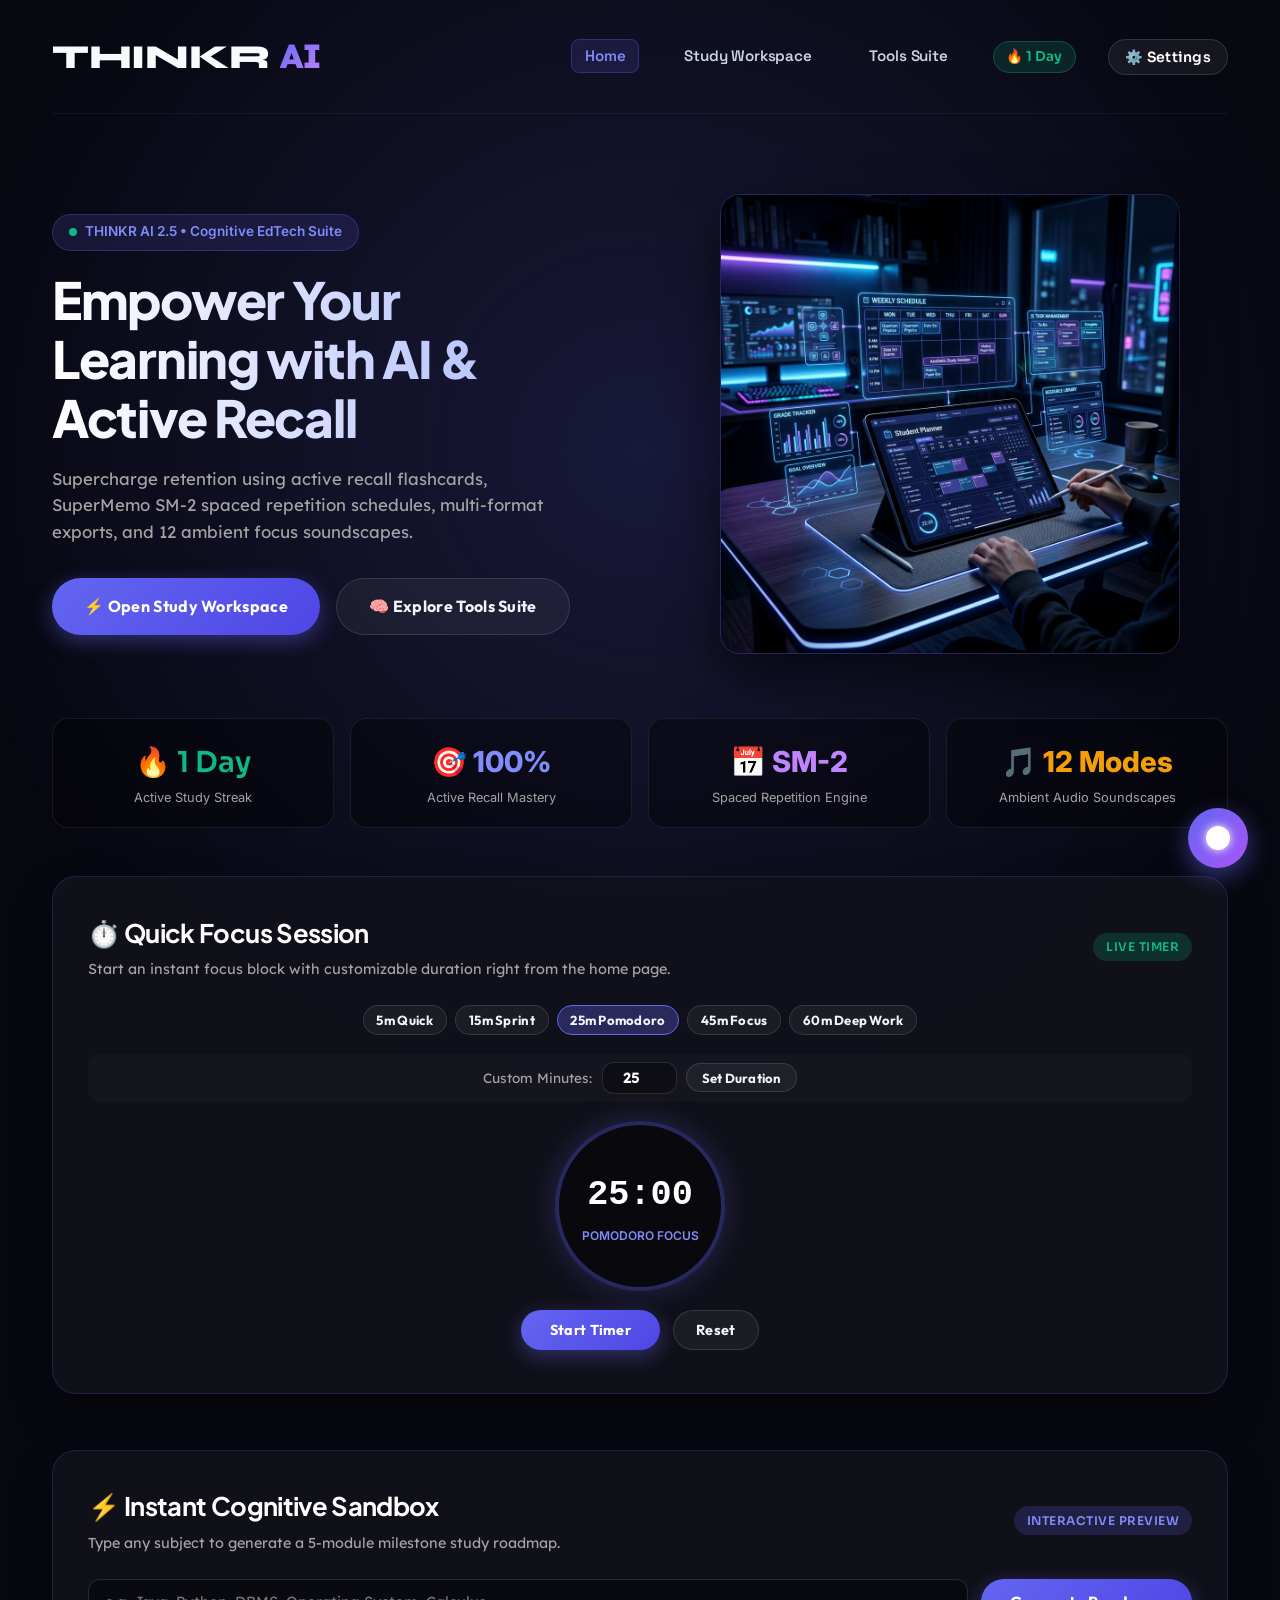
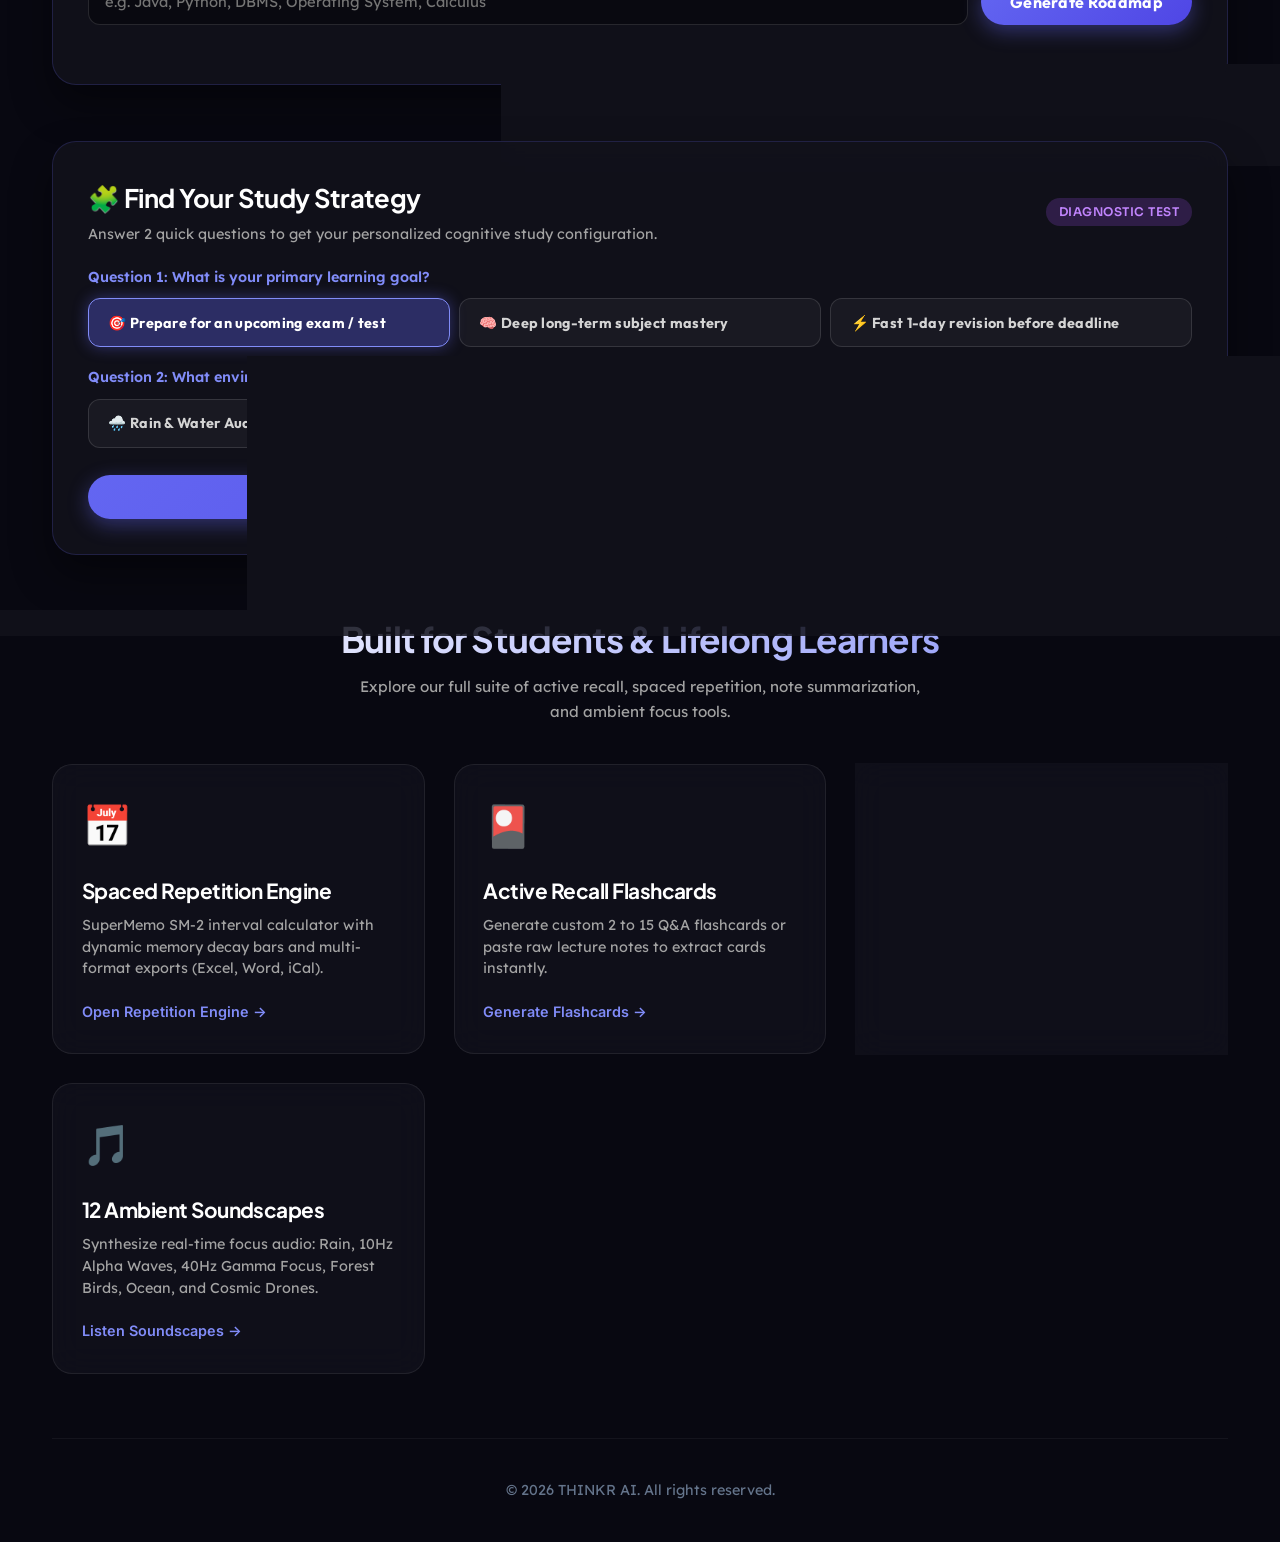
<file: templates/index.html>
<!DOCTYPE html>
<html lang="en">
<head>
    <meta charset="UTF-8">
    <meta name="viewport" content="width=device-width, initial-scale=1.0">
    <title>THINKR AI - Professional Cognitive Learning & Focus Platform</title>
    <meta name="description" content="THINKR AI: Next-generation cognitive study planner, active recall flashcards, SuperMemo SM-2 spaced repetition engine, and ambient focus soundscapes.">
    <link href="https://fonts.googleapis.com/css2?family=Inter:wght@300;400;600;700;800&display=swap" rel="stylesheet">
    <link rel="stylesheet" href="/static/style.css">
    <style>
        @keyframes floatHero {
            0% { transform: translateY(0px); }
            50% { transform: translateY(-10px); }
            100% { transform: translateY(0px); }
        }

        @keyframes pulseRing {
            0% { transform: scale(0.95); opacity: 0.8; }
            50% { transform: scale(1.05); opacity: 1; }
            100% { transform: scale(0.95); opacity: 0.8; }
        }

        .hero-floating-card {
            animation: floatHero 5s ease-in-out infinite;
        }

        .home-section-card {
            background: rgba(18, 18, 28, 0.85);
            backdrop-filter: blur(16px);
            border: 1px solid rgba(99, 102, 241, 0.2);
            border-radius: 24px;
            padding: 2.2rem;
            margin-bottom: 3.5rem;
            position: relative;
            overflow: hidden;
            box-shadow: 0 20px 40px rgba(0, 0, 0, 0.4);
        }

        .quiz-option-btn {
            background: rgba(255, 255, 255, 0.04);
            border: 1px solid rgba(255, 255, 255, 0.12);
            border-radius: 12px;
            padding: 0.9rem 1.2rem;
            color: #d4d4d4;
            text-align: left;
            cursor: pointer;
            transition: all 0.25s ease;
            font-size: 0.9rem;
            width: 100%;
        }

        .quiz-option-btn:hover {
            background: rgba(99, 102, 241, 0.15);
            border-color: rgba(99, 102, 241, 0.5);
            color: #ffffff;
        }

        .quiz-option-btn.active-quiz {
            background: rgba(99, 102, 241, 0.35) !important;
            border-color: #818cf8 !important;
            color: #ffffff !important;
            box-shadow: 0 0 15px rgba(99, 102, 241, 0.4);
            font-weight: 700;
        }

        .home-timer-circle {
            width: 170px;
            height: 170px;
            border-radius: 50%;
            border: 4px solid rgba(99, 102, 241, 0.35);
            display: flex;
            flex-direction: column;
            align-items: center;
            justify-content: center;
            margin: 0 auto 1.2rem;
            background: rgba(0, 0, 0, 0.45);
            box-shadow: 0 0 30px rgba(99, 102, 241, 0.25);
            animation: pulseRing 4s infinite ease-in-out;
        }

        .feature-grid-home {
            display: grid;
            grid-template-columns: repeat(auto-fit, minmax(280px, 1fr));
            gap: 1.8rem;
            margin-top: 2rem;
        }

        .home-card {
            background: rgba(18, 18, 28, 0.75);
            backdrop-filter: blur(16px);
            border: 1px solid rgba(255, 255, 255, 0.08);
            border-radius: 20px;
            padding: 1.8rem;
            transition: all 0.35s cubic-bezier(0.4, 0, 0.2, 1);
        }

        .home-card:hover {
            transform: translateY(-8px);
            border-color: rgba(99, 102, 241, 0.4);
            box-shadow: 0 15px 35px rgba(0, 0, 0, 0.4), 0 0 20px rgba(99, 102, 241, 0.15);
        }
    </style>
</head>
<body>
    <div class="glow-bg"></div>
    <div class="container">
        <header>
            <h1 class="logo"><a href="index.html" style="color: inherit; text-decoration: none;">THINKR <span class="accent">AI</span></a></h1>
            <nav>
                <ul>
                    <li><a href="index.html">Home</a></li>
                    <li><a href="study-plan.html">Study Workspace</a></li>
                    <li><a href="tools.html">Tools Suite</a></li>
                    <li><span class="streak-badge-display" style="padding: 0.4rem 0.8rem; background: rgba(16, 185, 129, 0.15); border: 1px solid rgba(16, 185, 129, 0.3); border-radius: 20px; color: #10b981; font-size: 0.85rem; font-weight: 700;">🔥 1 Day</span></li>
                    <li><button id="settingsBtn" class="settings-nav-btn" title="API Key & Settings">⚙️ Settings</button></li>
                </ul>
            </nav>
        </header>

        <main>
            <!-- Hero Section -->
            <section class="hero" style="padding: 2.5rem 0; align-items: center;">
                <div class="hero-content">
                    <div style="display: inline-flex; align-items: center; gap: 0.5rem; padding: 0.4rem 1rem; background: rgba(99, 102, 241, 0.15); border: 1px solid rgba(99, 102, 241, 0.3); border-radius: 30px; font-size: 0.85rem; color: #818cf8; margin-bottom: 1.2rem; font-weight: 600;">
                        <span style="width: 8px; height: 8px; background: #10b981; border-radius: 50%; display: inline-block;"></span>
                        THINKR AI 2.5 • Cognitive EdTech Suite
                    </div>
                    <h2 style="font-size: 3.2rem; line-height: 1.15; margin-bottom: 1.2rem; background: linear-gradient(to right, #ffffff, #a5b4fc); -webkit-background-clip: text; -webkit-text-fill-color: transparent;">
                        Empower Your Learning with AI & Active Recall
                    </h2>
                    <p style="font-size: 1.05rem; color: #a3a3a3; margin-bottom: 2rem; max-width: 520px; line-height: 1.6;">
                        Supercharge retention using active recall flashcards, SuperMemo SM-2 spaced repetition schedules, multi-format exports, and 12 ambient focus soundscapes.
                    </p>
                    <div style="display: flex; gap: 1rem; flex-wrap: wrap;">
                        <a href="study-plan.html" class="cta-button" style="padding: 0.9rem 2rem; font-size: 1rem; text-decoration: none; display: inline-flex; align-items: center;">⚡ Open Study Workspace</a>
                        <a href="tools.html" class="secondary-btn" style="padding: 0.9rem 2rem; font-size: 1rem; text-decoration: none; display: inline-flex; align-items: center;">🧠 Explore Tools Suite</a>
                    </div>
                </div>

                <div class="interactive-element hero-floating-card" id="aiVisualizer" style="position: relative;">
                    <div class="orb" style="position: absolute; top: 50%; left: 50%; transform: translate(-50%, -50%); z-index: 1;"></div>
                    <img src="/static/images/hero.png" alt="THINKR Workspace" style="width: 100%; max-width: 460px; border-radius: 20px; box-shadow: 0 20px 50px rgba(0,0,0,0.6); border: 1px solid rgba(99,102,241,0.25); z-index: 2; position: relative;">
                </div>
            </section>

            <!-- Student Gamified Progress Ribbon -->
            <div style="display: grid; grid-template-columns: repeat(auto-fit, minmax(200px, 1fr)); gap: 1rem; margin: 1.5rem 0 3rem;">
                <div style="text-align: center; padding: 1.2rem; background: rgba(0, 0, 0, 0.35); border: 1px solid rgba(255, 255, 255, 0.08); border-radius: 16px;">
                    <div class="streak-badge-display" style="font-size: 1.8rem; font-weight: 800; color: #10b981;">🔥 1 Day</div>
                    <div style="font-size: 0.8rem; color: #a3a3a3; margin-top: 0.2rem;">Active Study Streak</div>
                </div>
                <div style="text-align: center; padding: 1.2rem; background: rgba(0, 0, 0, 0.35); border: 1px solid rgba(255, 255, 255, 0.08); border-radius: 16px;">
                    <div style="font-size: 1.8rem; font-weight: 800; color: #818cf8;">🎯 100%</div>
                    <div style="font-size: 0.8rem; color: #a3a3a3; margin-top: 0.2rem;">Active Recall Mastery</div>
                </div>
                <div style="text-align: center; padding: 1.2rem; background: rgba(0, 0, 0, 0.35); border: 1px solid rgba(255, 255, 255, 0.08); border-radius: 16px;">
                    <div style="font-size: 1.8rem; font-weight: 800; color: #c084fc;">📅 SM-2</div>
                    <div style="font-size: 0.8rem; color: #a3a3a3; margin-top: 0.2rem;">Spaced Repetition Engine</div>
                </div>
                <div style="text-align: center; padding: 1.2rem; background: rgba(0, 0, 0, 0.35); border: 1px solid rgba(255, 255, 255, 0.08); border-radius: 16px;">
                    <div style="font-size: 1.8rem; font-weight: 800; color: #f59e0b;">🎵 12 Modes</div>
                    <div style="font-size: 0.8rem; color: #a3a3a3; margin-top: 0.2rem;">Ambient Audio Soundscapes</div>
                </div>
            </div>

            <!-- MODULE 1: Live Home Pomodoro Focus Widget -->
            <section class="home-section-card">
                <div style="display: flex; justify-content: space-between; align-items: center; margin-bottom: 1.5rem; flex-wrap: wrap; gap: 1rem;">
                    <div>
                        <h3 style="font-size: 1.6rem; color: #fff; margin-bottom: 0.3rem;">⏱️ Quick Focus Session</h3>
                        <p style="color: #a3a3a3; font-size: 0.9rem;">Start an instant focus block with customizable duration right from the home page.</p>
                    </div>
                    <span class="badge" style="background: rgba(16, 185, 129, 0.2); color: #10b981;">Live Timer</span>
                </div>

                <!-- Duration Preset Toolbar -->
                <div style="display: flex; gap: 0.5rem; margin-bottom: 1.2rem; flex-wrap: wrap; justify-content: center;">
                    <button class="home-preset-btn secondary-btn" data-mins="5" style="padding: 0.35rem 0.8rem; font-size: 0.82rem;">5m Quick</button>
                    <button class="home-preset-btn secondary-btn" data-mins="15" style="padding: 0.35rem 0.8rem; font-size: 0.82rem;">15m Sprint</button>
                    <button class="home-preset-btn secondary-btn active-preset" data-mins="25" style="padding: 0.35rem 0.8rem; font-size: 0.82rem; background: rgba(99,102,241,0.3); border-color: #6366f1;">25m Pomodoro</button>
                    <button class="home-preset-btn secondary-btn" data-mins="45" style="padding: 0.35rem 0.8rem; font-size: 0.82rem;">45m Focus</button>
                    <button class="home-preset-btn secondary-btn" data-mins="60" style="padding: 0.35rem 0.8rem; font-size: 0.82rem;">60m Deep Work</button>
                </div>

                <!-- Custom Duration Row -->
                <div style="display: flex; align-items: center; justify-content: center; gap: 0.6rem; margin-bottom: 1.2rem; flex-wrap: wrap; background: rgba(255,255,255,0.02); padding: 0.5rem 1rem; border-radius: 12px;">
                    <label for="homeCustomMinsInput" style="font-size: 0.85rem; color: #a3a3a3;">Custom Minutes:</label>
                    <input type="number" id="homeCustomMinsInput" min="1" max="180" value="25" style="width: 75px; padding: 0.35rem; text-align: center; font-weight: 700;" class="form-select">
                    <button id="setHomeCustomMinsBtn" class="secondary-btn" style="padding: 0.35rem 0.9rem; font-size: 0.82rem;">Set Duration</button>
                </div>

                <div style="display: flex; flex-direction: column; align-items: center;">
                    <div class="home-timer-circle">
                        <div id="homeTimerDigits" style="font-size: 2.2rem; font-weight: 800; color: #ffffff; font-family: monospace;">25:00</div>
                        <div id="homeTimerLabel" style="font-size: 0.75rem; color: #818cf8; text-transform: uppercase; font-weight: 600; margin-top: 0.2rem;">Pomodoro Focus</div>
                    </div>

                    <div style="display: flex; gap: 0.8rem; justify-content: center; flex-wrap: wrap; margin-bottom: 0.5rem;">
                        <button id="homeTimerStartBtn" class="cta-button" style="padding: 0.6rem 1.8rem; font-size: 0.9rem;">Start Timer</button>
                        <button id="homeTimerResetBtn" class="secondary-btn" style="padding: 0.6rem 1.4rem; font-size: 0.9rem;">Reset</button>
                    </div>
                </div>
            </section>

            <!-- MODULE 2: Instant Subject Pathway Sandbox -->
            <section class="home-section-card">
                <div style="display: flex; justify-content: space-between; align-items: center; margin-bottom: 1.5rem; flex-wrap: wrap; gap: 1rem;">
                    <div>
                        <h3 style="font-size: 1.6rem; color: #fff; margin-bottom: 0.3rem;">⚡ Instant Cognitive Sandbox</h3>
                        <p style="color: #a3a3a3; font-size: 0.9rem;">Type any subject to generate a 5-module milestone study roadmap.</p>
                    </div>
                    <span class="badge" style="background: rgba(99, 102, 241, 0.2); color: #818cf8;">Interactive Preview</span>
                </div>

                <div style="display: flex; gap: 0.8rem; margin-bottom: 1.5rem; flex-wrap: wrap;">
                    <input type="text" id="demoTopicInput" class="form-select" style="flex: 2; min-width: 200px;" placeholder="e.g. Java, Python, DBMS, Operating System, Calculus">
                    <button id="demoGenerateBtn" class="cta-button" style="padding: 0.8rem 1.8rem;">Generate Roadmap</button>
                </div>

                <div id="demoOutputArea" style="display: none; background: rgba(0,0,0,0.4); border: 1px solid rgba(255,255,255,0.08); border-radius: 14px; padding: 1.5rem;">
                    <!-- Sandbox Output -->
                </div>
            </section>

            <!-- MODULE 3: Student Cognitive Diagnostic Quiz -->
            <section class="home-section-card">
                <div style="display: flex; justify-content: space-between; align-items: center; margin-bottom: 1.2rem; flex-wrap: wrap; gap: 1rem;">
                    <div>
                        <h3 style="font-size: 1.6rem; color: #fff; margin-bottom: 0.3rem;">🧩 Find Your Study Strategy</h3>
                        <p style="color: #a3a3a3; font-size: 0.9rem;">Answer 2 quick questions to get your personalized cognitive study configuration.</p>
                    </div>
                    <span class="badge" style="background: rgba(168, 85, 247, 0.2); color: #c084fc;">Diagnostic Test</span>
                </div>

                <div id="quizContainer">
                    <div style="margin-bottom: 1.2rem;">
                        <label style="font-size: 0.9rem; color: #818cf8; display: block; margin-bottom: 0.6rem; font-weight: 600;">Question 1: What is your primary learning goal?</label>
                        <div style="display: grid; grid-template-columns: repeat(auto-fit, minmax(240px, 1fr)); gap: 0.6rem;">
                            <button class="quiz-option-btn q1-btn active-quiz" data-val="exam">🎯 Prepare for an upcoming exam / test</button>
                            <button class="quiz-option-btn q1-btn" data-val="mastery">🧠 Deep long-term subject mastery</button>
                            <button class="quiz-option-btn q1-btn" data-val="quick">⚡ Fast 1-day revision before deadline</button>
                        </div>
                    </div>

                    <div style="margin-bottom: 1.2rem;">
                        <label style="font-size: 0.9rem; color: #818cf8; display: block; margin-bottom: 0.6rem; font-weight: 600;">Question 2: What environment helps you focus best?</label>
                        <div style="display: grid; grid-template-columns: repeat(auto-fit, minmax(240px, 1fr)); gap: 0.6rem;">
                            <button class="quiz-option-btn q2-btn" data-val="rain">🌧️ Rain & Water Audio Ambience</button>
                            <button class="quiz-option-btn q2-btn active-quiz" data-val="alpha">🎧 10Hz Alpha Waves Binaural Beats</button>
                            <button class="quiz-option-btn q2-btn" data-val="brown">🟤 Deep Brown Noise Focus</button>
                        </div>
                    </div>

                    <button id="submitQuizBtn" class="cta-button" style="width: 100%; padding: 0.75rem; margin-top: 0.5rem;">Calculate Optimal Strategy</button>
                </div>

                <div id="quizResultArea" style="display: none; margin-top: 1.5rem; background: rgba(0,0,0,0.4); border: 1px solid rgba(99,102,241,0.3); padding: 1.2rem; border-radius: 14px;">
                    <!-- Quiz Result -->
                </div>
            </section>

            <!-- Feature Showcase Cards Grid -->
            <section>
                <div style="text-align: center; margin-bottom: 2.5rem;">
                    <h3 style="font-size: 2.2rem; background: linear-gradient(to right, #fff, #818cf8); -webkit-background-clip: text; -webkit-text-fill-color: transparent;">
                        Built for Students & Lifelong Learners
                    </h3>
                    <p style="color: #a3a3a3; max-width: 580px; margin: 0.5rem auto 0; font-size: 0.95rem;">
                        Explore our full suite of active recall, spaced repetition, note summarization, and ambient focus tools.
                    </p>
                </div>

                <div class="feature-grid-home">
                    <div class="home-card">
                        <div style="font-size: 2.5rem; margin-bottom: 1rem;">📅</div>
                        <h4 style="font-size: 1.3rem; margin-bottom: 0.5rem; color: #fff;">Spaced Repetition Engine</h4>
                        <p style="color: #a3a3a3; font-size: 0.9rem; line-height: 1.5; margin-bottom: 1.2rem;">
                            SuperMemo SM-2 interval calculator with dynamic memory decay bars and multi-format exports (Excel, Word, iCal).
                        </p>
                        <a href="study-plan.html#spacedRepetitionCard" style="color: #818cf8; text-decoration: none; font-size: 0.9rem; font-weight: 600; display: inline-flex; align-items: center;">
                            Open Repetition Engine →
                        </a>
                    </div>

                    <div class="home-card">
                        <div style="font-size: 2.5rem; margin-bottom: 1rem;">🎴</div>
                        <h4 style="font-size: 1.3rem; margin-bottom: 0.5rem; color: #fff;">Active Recall Flashcards</h4>
                        <p style="color: #a3a3a3; font-size: 0.9rem; line-height: 1.5; margin-bottom: 1.2rem;">
                            Generate custom 2 to 15 Q&A flashcards or paste raw lecture notes to extract cards instantly.
                        </p>
                        <a href="tools.html#flashcardCard" style="color: #818cf8; text-decoration: none; font-size: 0.9rem; font-weight: 600; display: inline-flex; align-items: center;">
                            Generate Flashcards →
                        </a>
                    </div>

                    <div class="home-card">
                        <div style="font-size: 2.5rem; margin-bottom: 1rem;">📄</div>
                        <h4 style="font-size: 1.3rem; margin-bottom: 0.5rem; color: #fff;">Smart Note Summarizer</h4>
                        <p style="color: #a3a3a3; font-size: 0.9rem; line-height: 1.5; margin-bottom: 1.2rem;">
                            Extract key takeaways, executive summaries, mind-maps, or quiz questions from long textbook notes.
                        </p>
                        <a href="tools.html#summarizerCard" style="color: #818cf8; text-decoration: none; font-size: 0.9rem; font-weight: 600; display: inline-flex; align-items: center;">
                            Summarize Notes →
                        </a>
                    </div>

                    <div class="home-card">
                        <div style="font-size: 2.5rem; margin-bottom: 1rem;">🎵</div>
                        <h4 style="font-size: 1.3rem; margin-bottom: 0.5rem; color: #fff;">12 Ambient Soundscapes</h4>
                        <p style="color: #a3a3a3; font-size: 0.9rem; line-height: 1.5; margin-bottom: 1.2rem;">
                            Synthesize real-time focus audio: Rain, 10Hz Alpha Waves, 40Hz Gamma Focus, Forest Birds, Ocean, and Cosmic Drones.
                        </p>
                        <a href="tools.html#soundscapesCard" style="color: #818cf8; text-decoration: none; font-size: 0.9rem; font-weight: 600; display: inline-flex; align-items: center;">
                            Listen Soundscapes →
                        </a>
                    </div>
                </div>
            </section>
        </main>

        <footer>
            <p>&copy; 2026 THINKR AI. All rights reserved.</p>
        </footer>
    </div>

    <!-- Settings Modal -->
    <div id="settingsModal" class="modal-overlay">
        <div class="modal-card">
            <div class="modal-header">
                <h3>⚙️ THINKR Settings & API Key</h3>
                <button id="closeSettingsBtn" class="close-btn">&times;</button>
            </div>
            <div style="padding: 1.5rem;">
                <p style="font-size: 0.9rem; color: #a3a3a3; margin-bottom: 1rem;">
                    Configure your <strong>Google Gemini API Key</strong> to unlock live generative AI reasoning across the Chatbot, Note Summarizer, and Feynman Assistant.
                </p>
                <div class="form-group">
                    <label for="geminiApiKeyInput">Google Gemini API Key</label>
                    <input type="password" id="geminiApiKeyInput" placeholder="AIzaSy..." style="font-family: monospace;">
                </div>
                <div id="apiKeyStatus" style="font-size: 0.8rem; margin-bottom: 1.2rem;">Checking status...</div>

                <div style="display: flex; gap: 0.5rem; justify-content: flex-end; margin-top: 1rem;">
                    <button id="saveSettingsBtn" class="cta-button" style="padding: 0.6rem 1.5rem; font-size: 0.9rem;">Save Settings</button>
                </div>
            </div>
        </div>
    </div>

    <script src="/static/script.js"></script>
    <script>
        document.addEventListener('DOMContentLoaded', () => {
            // 1. Home Page Live Focus Timer Handler
            let homeTimerSecs = 25 * 60;
            let homeTimerInterval = null;
            const timerDigits = document.getElementById('homeTimerDigits');
            const timerLabel = document.getElementById('homeTimerLabel');
            const startBtn = document.getElementById('homeTimerStartBtn');
            const resetBtn = document.getElementById('homeTimerResetBtn');
            const customInput = document.getElementById('homeCustomMinsInput');
            const setCustomBtn = document.getElementById('setHomeCustomMinsBtn');

            function updateHomeDigits() {
                const mins = Math.floor(homeTimerSecs / 60);
                const secs = homeTimerSecs % 60;
                if (timerDigits) {
                    timerDigits.textContent = `${String(mins).padStart(2, '0')}:${String(secs).padStart(2, '0')}`;
                }
            }

            // Preset Duration Buttons
            document.querySelectorAll('.home-preset-btn').forEach(btn => {
                btn.addEventListener('click', () => {
                    document.querySelectorAll('.home-preset-btn').forEach(b => {
                        b.classList.remove('active-preset');
                        b.style.background = '';
                        b.style.borderColor = '';
                    });
                    btn.classList.add('active-preset');
                    btn.style.background = 'rgba(99,102,241,0.3)';
                    btn.style.borderColor = '#6366f1';

                    const mins = parseInt(btn.getAttribute('data-mins')) || 25;
                    if (homeTimerInterval) {
                        clearInterval(homeTimerInterval);
                        homeTimerInterval = null;
                    }
                    homeTimerSecs = mins * 60;
                    if (customInput) customInput.value = mins;
                    if (timerLabel) timerLabel.textContent = `${mins}m Focus`;
                    updateHomeDigits();
                    if (startBtn) {
                        startBtn.textContent = 'Start Timer';
                        startBtn.style.background = '';
                    }
                });
            });

            if (setCustomBtn && customInput) {
                setCustomBtn.addEventListener('click', () => {
                    const mins = Math.max(1, Math.min(180, parseInt(customInput.value) || 25));
                    if (homeTimerInterval) {
                        clearInterval(homeTimerInterval);
                        homeTimerInterval = null;
                    }
                    homeTimerSecs = mins * 60;
                    if (timerLabel) timerLabel.textContent = `${mins}m Custom Focus`;
                    updateHomeDigits();
                    if (startBtn) {
                        startBtn.textContent = 'Start Timer';
                        startBtn.style.background = '';
                    }
                });
            }

            if (startBtn) {
                startBtn.addEventListener('click', () => {
                    if (homeTimerInterval) {
                        clearInterval(homeTimerInterval);
                        homeTimerInterval = null;
                        startBtn.textContent = 'Start Timer';
                        startBtn.style.background = '';
                    } else {
                        startBtn.textContent = 'Pause Timer';
                        startBtn.style.background = '#ef4444';
                        homeTimerInterval = setInterval(() => {
                            if (homeTimerSecs > 0) {
                                homeTimerSecs--;
                                updateHomeDigits();
                            } else {
                                clearInterval(homeTimerInterval);
                                homeTimerInterval = null;
                                startBtn.textContent = 'Start Timer';
                                alert('🔔 Pomodoro Focus Block Complete! Take a 5-minute break.');
                            }
                        }, 1000);
                    }
                });
            }

            if (resetBtn) {
                resetBtn.addEventListener('click', () => {
                    if (homeTimerInterval) {
                        clearInterval(homeTimerInterval);
                        homeTimerInterval = null;
                    }
                    const activeBtn = document.querySelector('.home-preset-btn.active-preset');
                    const mins = activeBtn ? parseInt(activeBtn.getAttribute('data-mins')) || 25 : 25;
                    homeTimerSecs = mins * 60;
                    updateHomeDigits();
                    if (startBtn) {
                        startBtn.textContent = 'Start Timer';
                        startBtn.style.background = '';
                    }
                });
            }

            // 2. Instant Subject Pathway Sandbox
            const demoBtn = document.getElementById('demoGenerateBtn');
            const demoInput = document.getElementById('demoTopicInput');
            const demoOutput = document.getElementById('demoOutputArea');

            const TOPIC_ROADMAPS = {
                'java': [
                    { name: 'JVM Architecture & Memory Model', tech: 'Stack, Heap, Method Area & JIT Compiler' },
                    { name: 'Object-Oriented Programming', tech: 'Polymorphism, Inheritance & Encapsulation' },
                    { name: 'Java Collections Framework', tech: 'ArrayList, HashMap & ConcurrentHashMap' },
                    { name: 'Multithreading & Concurrency', tech: 'Executors, ReentrantLock & Volatile' },
                    { name: 'Garbage Collection Tuning', tech: 'G1, ZGC & Memory Leak Debugging' }
                ],
                'python': [
                    { name: 'Memory & CPython Execution', tech: 'Reference Counting, Bytecode & GIL' },
                    { name: 'Advanced Data Structures', tech: 'Lists, Dicts, Sets & List Comprehensions' },
                    { name: 'OOP & Functional Patterns', tech: 'Decorators, Generators & Context Managers' },
                    { name: 'Asynchronous Programming', tech: 'asyncio, Event Loop & Coroutines' },
                    { name: 'Data & ML Libraries', tech: 'NumPy, Pandas & PyTorch Basics' }
                ],
                'dbms': [
                    { name: 'Relational Database Principles', tech: 'Tables, Primary/Foreign Keys & DDL/DML' },
                    { name: 'B-Tree & B+ Tree Indexing', tech: 'Logarithmic O(log N) Query Speedup' },
                    { name: 'ACID & Concurrency Control', tech: 'Transactions, Lock Escalation & Isolation' },
                    { name: 'Schema Normalization', tech: '1NF, 2NF, 3NF & BCNF Normalization' },
                    { name: 'Distributed Scale & WAL', tech: 'Sharding, Replication & Write-Ahead Logs' }
                ],
                'operating system': [
                    { name: 'Kernel Mode & Privileges', tech: 'Ring 0 vs Ring 3 & System Calls' },
                    { name: 'CPU Process Scheduling', tech: 'Round Robin, Context Switch & Coffman Conditions' },
                    { name: 'Virtual Memory Paging', tech: 'Page Tables, TLB Hits & Page Faults' },
                    { name: 'Inter-Process Communication', tech: 'Shared Memory, Pipes & Semaphores' },
                    { name: 'File System Architecture', tech: 'Inodes, Block Allocation & Storage Drivers' }
                ]
            };

            if (demoBtn && demoInput && demoOutput) {
                demoBtn.addEventListener('click', () => {
                    const rawInput = demoInput.value.trim().toLowerCase() || "java";
                    const formattedTitle = demoInput.value.trim() || "Java Programming";

                    demoBtn.textContent = 'Building Roadmap...';
                    demoOutput.style.display = 'block';
                    demoOutput.innerHTML = '<div style="color:#a3a3a3; text-align:center; padding:1rem;">⚡ Synthesizing cognitive pathway for ' + formattedTitle + '...</div>';

                    setTimeout(() => {
                        demoBtn.textContent = 'Generate Roadmap';

                        let modules = null;
                        for (const key in TOPIC_ROADMAPS) {
                            if (rawInput.includes(key)) {
                                modules = TOPIC_ROADMAPS[key];
                                break;
                            }
                        }

                        if (!modules) {
                            const capitalName = formattedTitle.charAt(0).toUpperCase() + formattedTitle.slice(1);
                            modules = [
                                { name: `Core Principles of ${capitalName}`, tech: 'Foundational Definitions & Scope' },
                                { name: `Operational Mechanics of ${capitalName}`, tech: 'Execution Flow & System State' },
                                { name: `Key Algorithms & Trade-offs`, tech: 'Time & Space Complexity Analysis' },
                                { name: `Real-world Applications of ${capitalName}`, tech: 'Production Implementation Patterns' },
                                { name: `Advanced Active Recall Drill`, tech: 'Self-Testing & Spaced Review' }
                            ];
                        }

                        let html = `<div style="display:flex; justify-content:space-between; align-items:center; margin-bottom:1rem; flex-wrap:wrap; gap:0.5rem;">
                            <h4 style="color:#818cf8; font-size:1.15rem;">🎯 Cognitive Mastery Roadmap for "${formattedTitle}":</h4>
                            <span class="badge" style="background:rgba(99,102,241,0.2); color:#818cf8;">5 Focused Modules</span>
                        </div>
                        <div style="display:grid; grid-template-columns:repeat(auto-fit, minmax(220px, 1fr)); gap:0.8rem;">`;

                        modules.forEach((mod, i) => {
                            const colors = ['#818cf8', '#10b981', '#c084fc', '#f59e0b', '#3b82f6'];
                            const curColor = colors[i % colors.length];
                            html += `
                                <div style="background:rgba(255,255,255,0.03); border:1px solid rgba(255,255,255,0.08); border-left:4px solid ${curColor}; padding:0.9rem; border-radius:10px;">
                                    <div style="font-size:0.75rem; color:${curColor}; font-weight:700;">MODULE ${i+1} (25 MINS)</div>
                                    <div style="font-weight:700; color:#fff; margin:0.3rem 0; font-size:0.9rem;">${mod.name}</div>
                                    <div style="font-size:0.78rem; color:#a3a3a3;">${mod.tech}</div>
                                </div>
                            `;
                        });

                        const targetUrl = `study-plan.html?subject=${encodeURIComponent(formattedTitle)}`;

                        html += `</div>
                        <div style="margin-top:1.2rem; display:flex; justify-content:space-between; align-items:center; flex-wrap:wrap; gap:0.8rem; background:rgba(99,102,241,0.1); border:1px solid rgba(99,102,241,0.25); padding:0.8rem 1.2rem; border-radius:12px;">
                            <div style="font-size:0.85rem; color:#d4d4d4;">
                                🚀 Ready to track this schedule with live timers & flashcards?
                            </div>
                            <a href="${targetUrl}" class="cta-button" style="padding:0.5rem 1.2rem; font-size:0.85rem; text-decoration:none; display:inline-block;">Build Full Schedule in Workspace →</a>
                        </div>`;

                        demoOutput.innerHTML = html;
                    }, 400);
                });
            }

            // 3. Student Diagnostic Quiz Handler (Radio behavior fix)
            let selectedQ1 = "exam";
            let selectedQ2 = "alpha";

            document.querySelectorAll('.q1-btn').forEach(btn => {
                btn.addEventListener('click', (e) => {
                    e.preventDefault();
                    document.querySelectorAll('.q1-btn').forEach(b => b.classList.remove('active-quiz'));
                    btn.classList.add('active-quiz');
                    selectedQ1 = btn.getAttribute('data-val');
                });
            });

            document.querySelectorAll('.q2-btn').forEach(btn => {
                btn.addEventListener('click', (e) => {
                    e.preventDefault();
                    document.querySelectorAll('.q2-btn').forEach(b => b.classList.remove('active-quiz'));
                    btn.classList.add('active-quiz');
                    selectedQ2 = btn.getAttribute('data-val');
                });
            });

            const submitQuizBtn = document.getElementById('submitQuizBtn');
            const quizResultArea = document.getElementById('quizResultArea');

            if (submitQuizBtn && quizResultArea) {
                submitQuizBtn.addEventListener('click', () => {
                    submitQuizBtn.textContent = 'Calculating Optimal Strategy...';
                    setTimeout(() => {
                        submitQuizBtn.textContent = 'Calculate Optimal Strategy';
                        quizResultArea.style.display = 'block';

                        let strategyName = "Pomodoro 25m Focus Sprint";
                        let audioRec = "🎧 10Hz Alpha Waves Binaural Beats";
                        let techniqueRec = "🎴 Active Recall Flashcards & SuperMemo SM-2 Spaced Repetition";
                        let strategyVal = "pomodoro_25";
                        let techVal = "active_recall";

                        if (selectedQ1 === 'mastery') {
                            strategyName = "Deep Work 50m Sprint";
                            techniqueRec = "✍️ Feynman Technique Simple Explanation & Spaced Repetition";
                            strategyVal = "deep_50";
                            techVal = "feynman";
                        } else if (selectedQ1 === 'quick') {
                            strategyName = "Standard 45m Revision Block";
                            techniqueRec = "⚡ Practice Exercises & Note Summarizer Bullet Points";
                            strategyVal = "standard_45";
                            techVal = "active_recall";
                        }

                        if (selectedQ2 === 'rain') audioRec = "🌧️ Gentle Rain Audio Ambience";
                        else if (selectedQ2 === 'brown') audioRec = "🟤 Deep Brown Noise Focus";

                        const quizTargetUrl = `study-plan.html?subject=${encodeURIComponent("Diagnostic Revision")}&strategy=${strategyVal}&technique=${techVal}`;

                        quizResultArea.innerHTML = `
                            <h4 style="color:#818cf8; font-size:1.1rem; margin-bottom:0.6rem;">🎯 Your Recommended Study Strategy:</h4>
                            <div style="font-size:0.9rem; line-height:1.6; color:#d4d4d4;">
                                <div>⏱️ <strong>Interval Strategy:</strong> ${strategyName}</div>
                                <div>🎵 <strong>Audio Soundscape:</strong> ${audioRec}</div>
                                <div>🧠 <strong>Cognitive Method:</strong> ${techniqueRec}</div>
                            </div>
                            <div style="margin-top:1rem; text-align:right;">
                                <a href="${quizTargetUrl}" class="cta-button" style="padding:0.5rem 1.2rem; font-size:0.85rem; text-decoration:none; display:inline-block;">Apply Config in Workspace →</a>
                            </div>
                        `;
                    }, 350);
                });
            }
        });
    </script>

    <!-- AI Agent Widget -->
    <div id="ai-agent-widget" class="ai-agent-widget">
        <div class="agent-chat-window" id="agentChatWindow">
            <div class="agent-header">
                <div class="agent-status-orb"></div>
                <span>THINKR Core</span>
                <button id="closeAgentBtn" class="close-btn">&times;</button>
            </div>
            <div class="agent-messages" id="agentMessages"></div>
            <div class="agent-input-area">
                <input type="text" id="agentInput" placeholder="Ask THINKR...">
                <button id="agentSendBtn">Send</button>
            </div>
        </div>
        <div class="agent-trigger" id="agentTrigger">
            <div class="agent-trigger-orb"></div>
        </div>
    </div>
</body>
</html>
</file>
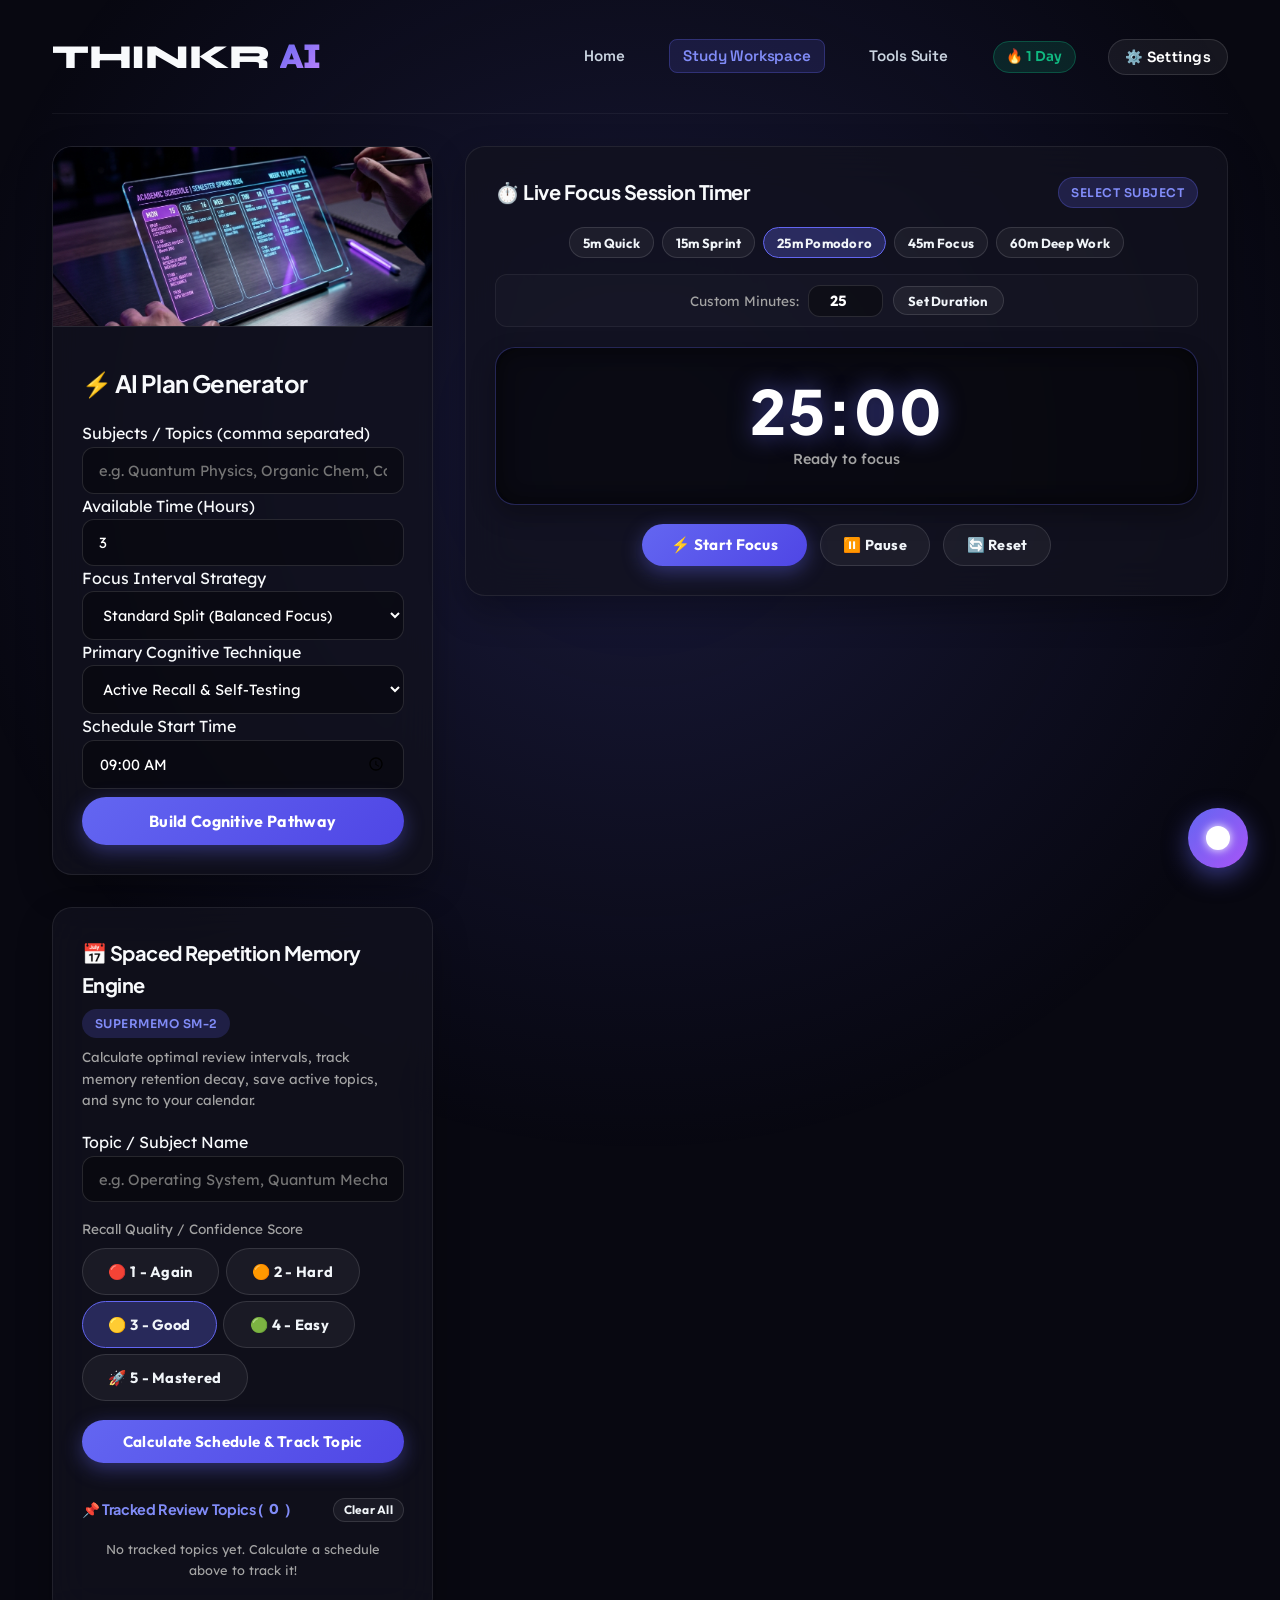
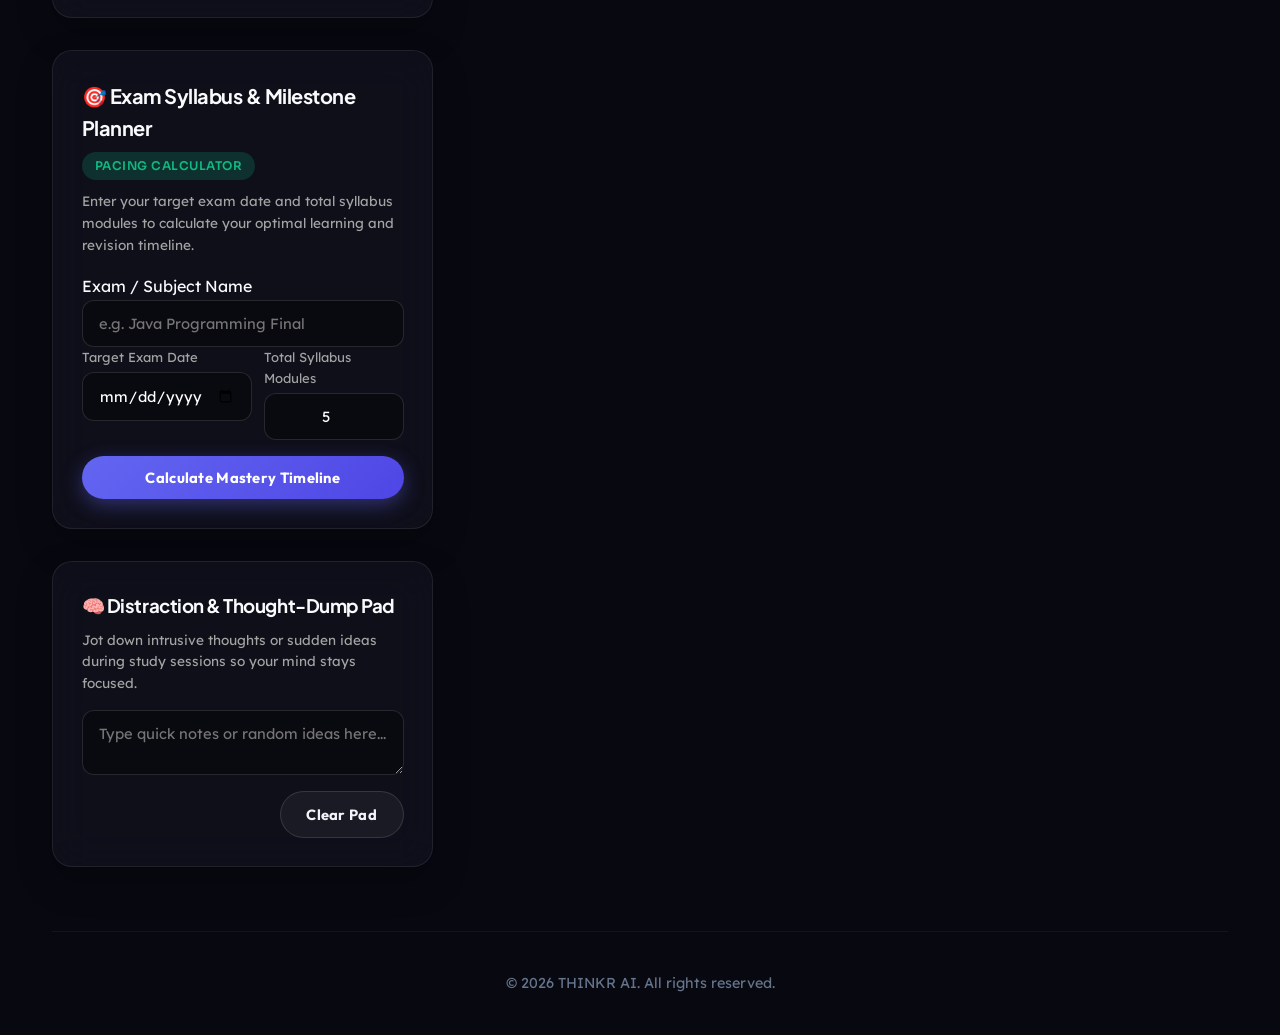
<file: templates/study-plan.html>
<!DOCTYPE html>
<html lang="en">
<head>
    <meta charset="UTF-8">
    <meta name="viewport" content="width=device-width, initial-scale=1.0">
    <title>Study Workspace - THINKR AI</title>
    <link href="https://fonts.googleapis.com/css2?family=Inter:wght@300;400;600;700&display=swap" rel="stylesheet">
    <link rel="stylesheet" href="/static/style.css">
</head>
<body>
    <div class="glow-bg"></div>
    <div class="container">
        <header>
            <h1 class="logo"><a href="index.html" style="color: inherit; text-decoration: none;">THINKR <span class="accent">AI</span></a></h1>
            <nav>
                <ul>
                    <li><a href="index.html">Home</a></li>
                    <li><a href="study-plan.html">Study Workspace</a></li>
                    <li><a href="tools.html">Tools Suite</a></li>
                    <li><span class="streak-badge-display" style="padding: 0.4rem 0.8rem; background: rgba(16, 185, 129, 0.15); border: 1px solid rgba(16, 185, 129, 0.3); border-radius: 20px; color: #10b981; font-size: 0.85rem; font-weight: 700;">🔥 1 Day</span></li>
                    <li><button id="settingsBtn" class="settings-nav-btn" title="API Key & Settings">⚙️ Settings</button></li>
                </ul>
            </nav>
        </header>
        <main>
            <div class="dashboard-grid">
                <!-- Left Column: Generator, Scratchpad, Spaced Repetition & Exam Tracker -->
                <div style="display: flex; flex-direction: column; gap: 2rem;">
                    <!-- Generator Card -->
                    <div class="card" style="padding: 0; overflow: hidden;">
                        <img src="/static/images/schedule.png" alt="Student Planning Schedule" style="width: 100%; height: 180px; object-fit: cover; border-bottom: 1px solid rgba(255, 255, 255, 0.1);">
                        <div style="padding: 1.8rem;">
                            <h2 style="margin-bottom: 1.2rem; font-size: 1.5rem;">⚡ AI Plan Generator</h2>
                            <form id="studyPlanForm">
                                <div class="form-group">
                                    <label for="subjects">Subjects / Topics (comma separated)</label>
                                    <input type="text" id="subjects" required placeholder="e.g. Quantum Physics, Organic Chem, Calculus">
                                </div>
                                <div class="form-group">
                                    <label for="time">Available Time (Hours)</label>
                                    <input type="number" id="time" min="0.5" max="24" step="0.5" required value="3">
                                </div>
                                <div class="form-group">
                                    <label for="focusInterval">Focus Interval Strategy</label>
                                    <select id="focusInterval" class="form-select">
                                        <option value="balanced">Standard Split (Balanced Focus)</option>
                                        <option value="pomodoro_25">Pomodoro Sprints (25m Focus / 5m Break)</option>
                                        <option value="deep_50">Deep Work Blocks (50m Focus / 10m Break)</option>
                                        <option value="standard_45">Standard Revision (45m Focus / 15m Break)</option>
                                    </select>
                                </div>

                                <div class="form-group">
                                    <label for="learningTechnique">Primary Cognitive Technique</label>
                                    <select id="learningTechnique" class="form-select">
                                        <option value="active_recall">Active Recall & Self-Testing</option>
                                        <option value="feynman">Feynman Technique (Simple Explanation)</option>
                                        <option value="spaced">Spaced Repetition Mapping</option>
                                        <option value="practice">Practice Exercise Drills</option>
                                    </select>
                                </div>
                                <div class="form-group">
                                    <label for="startTime">Schedule Start Time</label>
                                    <input type="time" id="startTime" value="09:00">
                                </div>
                                <button type="submit" class="cta-button" style="width: 100%; margin-top: 0.5rem;" id="generateBtn">Build Cognitive Pathway</button>
                            </form>
                        </div>
                    </div>

                    <!-- Advanced Spaced Repetition Memory Engine Card -->
                    <div class="card" id="spacedRepetitionCard">
                        <div style="display: flex; justify-content: space-between; align-items: center; margin-bottom: 0.5rem; flex-wrap: wrap; gap: 0.5rem;">
                            <h3 style="display: flex; align-items: center; gap: 0.5rem; font-size: 1.25rem;">
                                📅 Spaced Repetition Memory Engine
                            </h3>
                            <span class="badge" style="background: rgba(99, 102, 241, 0.2); color: #818cf8;">SuperMemo SM-2</span>
                        </div>
                        <p style="color: #a3a3a3; font-size: 0.85rem; margin-bottom: 1.2rem;">
                            Calculate optimal review intervals, track memory retention decay, save active topics, and sync to your calendar.
                        </p>

                        <!-- Topic Input -->
                        <div class="form-group" style="margin-bottom: 1rem;">
                            <label for="srSubject">Topic / Subject Name</label>
                            <input type="text" id="srSubject" class="form-select" placeholder="e.g. Operating System, Quantum Mechanics, Organic Chemistry">
                        </div>

                        <!-- Mastery Level Buttons -->
                        <div style="margin-bottom: 1.2rem;">
                            <label style="font-size: 0.85rem; color: #a3a3a3; display: block; margin-bottom: 0.5rem;">Recall Quality / Confidence Score</label>
                            <div style="display: flex; gap: 0.4rem; flex-wrap: wrap;" id="srRatingGroup">
                                <button class="sr-rating-btn secondary-btn" data-level="1" data-days="1" title="Again: High Risk / Forgotten (Review in 1 day)">🔴 1 - Again</button>
                                <button class="sr-rating-btn secondary-btn" data-level="2" data-days="2" title="Hard: Remembered with difficulty (Review in 2 days)">🟠 2 - Hard</button>
                                <button class="sr-rating-btn secondary-btn active-preset" data-level="3" data-days="4" title="Good: Remembered with effort (Review in 4 days)" style="background: rgba(99,102,241,0.3); border-color: #6366f1;">🟡 3 - Good</button>
                                <button class="sr-rating-btn secondary-btn" data-level="4" data-days="7" title="Easy: Instant recall (Review in 7 days)">🟢 4 - Easy</button>
                                <button class="sr-rating-btn secondary-btn" data-level="5" data-days="14" title="Mastered: Permanent retention (Review in 14 days)">🚀 5 - Mastered</button>
                            </div>
                        </div>

                        <button id="calcSpacedBtn" class="cta-button" style="width: 100%; margin-bottom: 1.2rem; padding: 0.75rem; font-size: 0.95rem;">Calculate Schedule & Track Topic</button>

                        <!-- Calculation Results & Forgetting Curve Gauge -->
                        <div id="spacedResults" style="display: none; background: rgba(0,0,0,0.35); border: 1px solid rgba(99,102,241,0.25); padding: 1.2rem; border-radius: 12px; font-size: 0.88rem; margin-bottom: 1.2rem;">
                            <!-- Schedule Output & Forgetting Curve Gauge Injected Here -->
                        </div>

                        <!-- Saved Active Spaced Repetition Topics List -->
                        <div id="srSavedDeckContainer" style="margin-top: 1rem;">
                            <div style="display: flex; justify-content: space-between; align-items: center; margin-bottom: 0.6rem;">
                                <h4 style="font-size: 0.9rem; color: #818cf8; display: flex; align-items: center; gap: 0.4rem;">
                                    📌 Tracked Review Topics (<span id="srTrackedCount">0</span>)
                                </h4>
                                <button id="clearSrDeckBtn" class="secondary-btn" style="padding: 0.2rem 0.6rem; font-size: 0.75rem;">Clear All</button>
                            </div>
                            <div id="srTrackedList" style="display: flex; flex-direction: column; gap: 0.6rem; max-height: 220px; overflow-y: auto;">
                                <!-- Tracked Topics Injected Here -->
                            </div>
                        </div>
                    </div>


                    <!-- Exam Countdown & Syllabus Quota Calculator Card -->
                    <div class="card" id="examTrackerCard">
                        <div style="display: flex; justify-content: space-between; align-items: center; margin-bottom: 0.6rem; flex-wrap: wrap; gap: 0.5rem;">
                            <h3 style="display: flex; align-items: center; gap: 0.5rem; font-size: 1.25rem;">
                                🎯 Exam Syllabus & Milestone Planner
                            </h3>
                            <span class="badge" style="background: rgba(16, 185, 129, 0.2); color: #10b981;">Pacing Calculator</span>
                        </div>
                        <p style="color: #a3a3a3; font-size: 0.85rem; margin-bottom: 1.2rem;">
                            Enter your target exam date and total syllabus modules to calculate your optimal learning and revision timeline.
                        </p>

                        <div class="form-group">
                            <label for="examName">Exam / Subject Name</label>
                            <input type="text" id="examName" class="form-select" placeholder="e.g. Java Programming Final">
                        </div>
                        <div style="display: flex; gap: 0.8rem; margin-bottom: 1rem;">
                            <div style="flex: 1;">
                                <label for="examDate" style="font-size: 0.82rem; color: #a3a3a3; display: block; margin-bottom: 0.3rem;">Target Exam Date</label>
                                <input type="date" id="examDate" class="form-select">
                            </div>
                            <div style="flex: 1;">
                                <label for="examTopicsCount" style="font-size: 0.82rem; color: #a3a3a3; display: block; margin-bottom: 0.3rem;">Total Syllabus Modules</label>
                                <input type="number" id="examTopicsCount" min="1" max="100" value="5" class="form-select" style="text-align: center;">
                            </div>
                        </div>
                        <button id="trackExamBtn" class="cta-button" style="width: 100%; padding: 0.75rem; font-size: 0.92rem;">Calculate Mastery Timeline</button>
                        
                        <div id="examTrackerResult" style="display: none; margin-top: 1.2rem; background: rgba(0,0,0,0.45); border: 1px solid rgba(99,102,241,0.3); padding: 1.4rem; border-radius: 18px;">
                            <!-- Stat Chips Row -->
                            <div style="display: grid; grid-template-columns: repeat(auto-fit, minmax(110px, 1fr)); gap: 0.5rem; margin-bottom: 1.2rem; text-align: center;">
                                <div style="background: rgba(99,102,241,0.15); border: 1px solid rgba(99,102,241,0.3); padding: 0.5rem; border-radius: 10px;">
                                    <div id="examDaysLeftBadge" style="font-size: 1.1rem; font-weight: 800; color: #818cf8;">16 Days</div>
                                    <div style="font-size: 0.7rem; color: #a3a3a3;">Time Remaining</div>
                                </div>
                                <div style="background: rgba(16,185,129,0.15); border: 1px solid rgba(16,185,129,0.3); padding: 0.5rem; border-radius: 10px;">
                                    <div id="examQuotaDailyTarget" style="font-size: 1.1rem; font-weight: 800; color: #10b981;">1 Module / 3 Days</div>
                                    <div style="font-size: 0.7rem; color: #a3a3a3;">Recommended Pace</div>
                                </div>
                            </div>

                            <!-- SVG Circular Progress Meter -->
                            <div class="quota-ring-container">
                                <svg class="quota-ring-svg" width="140" height="140">
                                    <circle class="quota-ring-bg" cx="70" cy="70" r="55"></circle>
                                    <circle id="quotaRingFill" class="quota-ring-fill" cx="70" cy="70" r="55"></circle>
                                </svg>
                                <div class="quota-ring-text">
                                    <div id="quotaRingPercent" style="font-size: 1.6rem; font-weight: 800; color: #ffffff;">0%</div>
                                    <div style="font-size: 0.7rem; color: #a3a3a3; text-transform: uppercase;">Goal Completed</div>
                                </div>
                            </div>

                            <div id="examQuotaText" style="font-size: 0.88rem; color: #d4d4d4; margin: 1rem 0; line-height: 1.6; text-align: left; background: rgba(255,255,255,0.03); padding: 0.9rem; border-radius: 12px; border: 1px solid rgba(255,255,255,0.06);"></div>
                            
                            <div style="display: flex; gap: 0.5rem; justify-content: center; flex-wrap: wrap;">
                                <button id="incBlockProgressBtn" class="secondary-btn" style="padding: 0.6rem 1.2rem; font-size: 0.85rem; background: rgba(16,185,129,0.2); border-color: #10b981; color: #ffffff;">✓ Mark 1 Module Completed</button>
                                <button id="resetBlockProgressBtn" class="secondary-btn" style="padding: 0.6rem 1rem; font-size: 0.85rem;">🔄 Reset Progress</button>
                            </div>
                        </div>
                    </div>

                    <!-- Thought-Dump Scratchpad Card -->
                    <div class="card">
                        <h3 style="margin-bottom: 0.5rem; display: flex; align-items: center; gap: 0.5rem;">
                            🧠 Distraction & Thought-Dump Pad
                        </h3>
                        <p style="color: #a3a3a3; font-size: 0.85rem; margin-bottom: 1rem;">
                            Jot down intrusive thoughts or sudden ideas during study sessions so your mind stays focused.
                        </p>
                        <textarea id="thoughtPad" class="thought-textarea" placeholder="Type quick notes or random ideas here..."></textarea>
                        <div style="display: flex; justify-content: space-between; align-items: center; margin-top: 0.5rem;">
                            <span id="saveStatus" style="font-size: 0.75rem; color: #10b981; opacity: 0; transition: opacity 0.3s;">Saved locally!</span>
                            <button id="clearThoughtBtn" class="secondary-btn">Clear Pad</button>
                        </div>
                    </div>
                </div>
                
                <!-- Right Column: Interactive Schedule & Live Timer -->
                <div style="display: flex; flex-direction: column; gap: 2rem;">
                    <!-- Live Focus Timer Card (Customizable Duration) -->
                    <div class="card" id="focusTimerCard">
                        <div style="display: flex; justify-content: space-between; align-items: center; margin-bottom: 1.2rem; flex-wrap: wrap; gap: 0.5rem;">
                            <h3 style="font-size: 1.25rem; display: flex; align-items: center; gap: 0.5rem;">
                                ⏱️ Live Focus Session Timer
                            </h3>
                            <span id="timerSubjectBadge" class="badge" style="background: rgba(99, 102, 241, 0.2); color: #818cf8; border: 1px solid rgba(99, 102, 241, 0.3);">SELECT SUBJECT</span>
                        </div>

                        <!-- Timer Preset Buttons -->
                        <div style="display: flex; gap: 0.5rem; margin-bottom: 1rem; flex-wrap: wrap; justify-content: center;">
                            <button class="timer-preset-btn secondary-btn" data-mins="5" style="padding: 0.4rem 0.8rem; font-size: 0.82rem;">5m Quick</button>
                            <button class="timer-preset-btn secondary-btn" data-mins="15" style="padding: 0.4rem 0.8rem; font-size: 0.82rem;">15m Sprint</button>
                            <button class="timer-preset-btn secondary-btn active-preset" data-mins="25" style="padding: 0.4rem 0.8rem; font-size: 0.82rem; background: rgba(99,102,241,0.3); border-color: #6366f1;">25m Pomodoro</button>
                            <button class="timer-preset-btn secondary-btn" data-mins="45" style="padding: 0.4rem 0.8rem; font-size: 0.82rem;">45m Focus</button>
                            <button class="timer-preset-btn secondary-btn" data-mins="60" style="padding: 0.4rem 0.8rem; font-size: 0.82rem;">60m Deep Work</button>
                        </div>

                        <!-- Custom Duration Form Row -->
                        <div style="display: flex; align-items: center; justify-content: center; gap: 0.6rem; margin-bottom: 1rem; flex-wrap: wrap; background: rgba(255,255,255,0.02); padding: 0.6rem 1rem; border-radius: 12px; border: 1px solid rgba(255,255,255,0.06);">
                            <label for="customTimerInput" style="font-size: 0.85rem; color: #a3a3a3;">Custom Minutes:</label>
                            <input type="number" id="customTimerInput" min="1" max="180" value="25" style="width: 75px; padding: 0.35rem; text-align: center; font-weight: 700;" class="form-select">
                            <button id="setCustomTimerBtn" class="secondary-btn" style="padding: 0.35rem 0.9rem; font-size: 0.82rem;">Set Duration</button>
                        </div>

                        <!-- Hero Timer Clock Display -->
                        <div class="timer-display-container">
                            <div id="timerDisplay" class="timer-digits">25:00</div>
                            <p id="timerStatus" style="color: #a3a3a3; font-size: 0.9rem; margin-top: 0.5rem; font-weight: 500;">Ready to focus</p>
                        </div>

                        <!-- Timer Control Buttons -->
                        <div class="timer-controls">
                            <button id="startTimerBtn" class="cta-button" style="padding: 0.7rem 1.8rem; font-size: 0.95rem;">⚡ Start Focus</button>
                            <button id="pauseTimerBtn" class="secondary-btn" style="padding: 0.7rem 1.4rem; font-size: 0.9rem;" disabled>⏸️ Pause</button>
                            <button id="resetTimerBtn" class="secondary-btn" style="padding: 0.7rem 1.4rem; font-size: 0.9rem;">🔄 Reset</button>
                        </div>
                    </div>


                    <!-- Plan Timeline Results Card -->
                    <div class="card" id="planResultContainer" style="display: none;">
                        <div style="display: flex; justify-content: space-between; align-items: center; margin-bottom: 1rem; flex-wrap: wrap; gap: 1rem;">
                            <div>
                                <h2 style="font-size: 1.5rem;">Your AI Study Roadmap</h2>
                                <p style="color: #a3a3a3; font-size: 0.85rem;" id="planMetadata"></p>
                            </div>
                            <!-- Export Tools -->
                            <div class="export-actions">
                                <button id="exportIcalBtn" class="icon-btn" title="Export to iCal Calendar">📅 Export iCal</button>
                                <button id="exportTextBtn" class="icon-btn" title="Download Text Summary">📝 Save Plan</button>
                                <button id="printPlanBtn" class="icon-btn" title="Print Schedule">🖨️ Print</button>
                            </div>
                        </div>

                        <!-- Progress Bar -->
                        <div class="progress-container">
                            <div style="display: flex; justify-content: space-between; font-size: 0.8rem; margin-bottom: 0.3rem; color: #a3a3a3;">
                                <span>Completion Progress</span>
                                <span id="progressPercent">0%</span>
                            </div>
                            <div class="progress-bar-bg">
                                <div id="progressBarFill" class="progress-bar-fill" style="width: 0%;"></div>
                            </div>
                        </div>

                        <div id="planTimeline" class="timeline" style="margin-top: 1.5rem;">
                            <!-- Dynamic content injected here -->
                        </div>
                    </div>
                </div>
            </div>
        </main>
        <footer>
            <p>&copy; 2026 THINKR AI. All rights reserved.</p>
        </footer>
    </div>

    <!-- Settings Modal -->
    <div id="settingsModal" class="modal-overlay">
        <div class="modal-card">
            <div class="modal-header">
                <h3>⚙️ THINKR Settings & API Key</h3>
                <button id="closeSettingsBtn" class="close-btn">&times;</button>
            </div>
            <div style="padding: 1.5rem;">
                <p style="font-size: 0.9rem; color: #a3a3a3; margin-bottom: 1rem;">
                    Configure your <strong>Google Gemini API Key</strong> to unlock live generative AI reasoning across the Chatbot, Note Summarizer, and Feynman Assistant.
                </p>
                <div class="form-group">
                    <label for="geminiApiKeyInput">Google Gemini API Key</label>
                    <input type="password" id="geminiApiKeyInput" placeholder="AIzaSy..." style="font-family: monospace;">
                </div>
                <div id="apiKeyStatus" style="font-size: 0.8rem; margin-bottom: 1.2rem;">Checking status...</div>

                <div style="display: flex; gap: 0.5rem; justify-content: flex-end; margin-top: 1rem;">
                    <button id="saveSettingsBtn" class="cta-button" style="padding: 0.6rem 1.5rem; font-size: 0.9rem;">Save Settings</button>
                </div>
            </div>
        </div>
    </div>
    
    <script src="/static/script.js"></script>
    <script>
        document.addEventListener('DOMContentLoaded', () => {
            // --- Live Focus Timer Logic ---
            let timerInterval = null;
            let timerSeconds = 25 * 60;
            let initialSeconds = 25 * 60;
            let isTimerRunning = false;

            const timerDisplay = document.getElementById('timerDisplay');
            const timerStatus = document.getElementById('timerStatus');
            const startTimerBtn = document.getElementById('startTimerBtn');
            const pauseTimerBtn = document.getElementById('pauseTimerBtn');
            const resetTimerBtn = document.getElementById('resetTimerBtn');
            const timerSubjectBadge = document.getElementById('timerSubjectBadge');
            const customTimerInput = document.getElementById('customTimerInput');
            const setCustomTimerBtn = document.getElementById('setCustomTimerBtn');

            function updateTimerDigits() {
                if (!timerDisplay) return;
                const mins = Math.floor(timerSeconds / 60);
                const secs = timerSeconds % 60;
                timerDisplay.textContent = `${mins.toString().padStart(2, '0')}:${secs.toString().padStart(2, '0')}`;
            }

            function setDuration(minutes) {
                clearInterval(timerInterval);
                isTimerRunning = false;
                if (startTimerBtn) startTimerBtn.disabled = false;
                if (pauseTimerBtn) pauseTimerBtn.disabled = true;
                initialSeconds = Math.max(1, minutes) * 60;
                timerSeconds = initialSeconds;
                updateTimerDigits();
                if (timerStatus) timerStatus.textContent = `Set to ${minutes} min focus`;
                if (customTimerInput) customTimerInput.value = minutes;
            }

            document.querySelectorAll('.timer-preset-btn').forEach(btn => {
                btn.addEventListener('click', () => {
                    document.querySelectorAll('.timer-preset-btn').forEach(b => {
                        b.classList.remove('active-preset');
                        b.style.background = 'transparent';
                        b.style.borderColor = 'rgba(255,255,255,0.1)';
                    });
                    btn.classList.add('active-preset');
                    btn.style.background = 'rgba(99,102,241,0.3)';
                    btn.style.borderColor = '#6366f1';
                    const mins = parseInt(btn.getAttribute('data-mins'), 10);
                    setDuration(mins);
                });
            });

            if (setCustomTimerBtn && customTimerInput) {
                setCustomTimerBtn.addEventListener('click', () => {
                    const mins = parseInt(customTimerInput.value, 10);
                    if (mins && mins > 0) {
                        setDuration(mins);
                    } else {
                        alert('Please enter valid duration in minutes!');
                    }
                });
            }

            function playBeep() {
                try {
                    const ctx = new (window.AudioContext || window.webkitAudioContext)();
                    const osc = ctx.createOscillator();
                    const gain = ctx.createGain();
                    osc.type = 'sine';
                    osc.frequency.setValueAtTime(587.33, ctx.currentTime);
                    gain.gain.setValueAtTime(0.1, ctx.currentTime);
                    osc.connect(gain);
                    gain.connect(ctx.destination);
                    osc.start();
                    osc.stop(ctx.currentTime + 0.8);
                } catch(e) {}
            }

            if (startTimerBtn) {
                startTimerBtn.addEventListener('click', () => {
                    if (!isTimerRunning) {
                        isTimerRunning = true;
                        startTimerBtn.disabled = true;
                        if (pauseTimerBtn) pauseTimerBtn.disabled = false;
                        if (timerStatus) timerStatus.textContent = 'Focusing... 🔥';
                        
                        timerInterval = setInterval(() => {
                            if (timerSeconds > 0) {
                                timerSeconds--;
                                updateTimerDigits();
                            } else {
                                clearInterval(timerInterval);
                                isTimerRunning = false;
                                startTimerBtn.disabled = false;
                                if (pauseTimerBtn) pauseTimerBtn.disabled = true;
                                if (timerStatus) timerStatus.textContent = 'Session Complete! Take a break 🎉';
                                playBeep();
                                alert('Focus Session Complete! Great work.');
                                if (window.checkFatigueAdvisorTrigger) window.checkFatigueAdvisorTrigger();
                            }
                        }, 1000);
                    }
                });
            }

            if (pauseTimerBtn) {
                pauseTimerBtn.addEventListener('click', () => {
                    if (isTimerRunning) {
                        clearInterval(timerInterval);
                        isTimerRunning = false;
                        if (startTimerBtn) startTimerBtn.disabled = false;
                        pauseTimerBtn.disabled = true;
                        if (timerStatus) timerStatus.textContent = 'Paused ⏸️';
                    }
                });
            }

            if (resetTimerBtn) {
                resetTimerBtn.addEventListener('click', () => {
                    clearInterval(timerInterval);
                    isTimerRunning = false;
                    timerSeconds = initialSeconds;
                    updateTimerDigits();
                    if (startTimerBtn) startTimerBtn.disabled = false;
                    if (pauseTimerBtn) pauseTimerBtn.disabled = true;
                    if (timerStatus) timerStatus.textContent = 'Ready to focus';
                });
            }

            // --- Scratchpad Local Storage ---
            const thoughtPad = document.getElementById('thoughtPad');
            const saveStatus = document.getElementById('saveStatus');
            const clearThoughtBtn = document.getElementById('clearThoughtBtn');

            if (thoughtPad) {
                thoughtPad.value = localStorage.getItem('thinkr_thoughts') || '';

                let saveTimeout;
                thoughtPad.addEventListener('input', () => {
                    clearTimeout(saveTimeout);
                    saveTimeout = setTimeout(() => {
                        localStorage.setItem('thinkr_thoughts', thoughtPad.value);
                        if (saveStatus) {
                            saveStatus.style.opacity = '1';
                            setTimeout(() => { saveStatus.style.opacity = '0'; }, 2000);
                        }
                    }, 600);
                });
            }

            if (clearThoughtBtn && thoughtPad) {
                clearThoughtBtn.addEventListener('click', () => {
                    thoughtPad.value = '';
                    localStorage.removeItem('thinkr_thoughts');
                });
            }

            // --- Advanced Spaced Repetition Memory Engine ---
            let selectedSrLevel = 3;
            let selectedSrDays = 4;

            document.querySelectorAll('.sr-rating-btn').forEach(btn => {
                btn.addEventListener('click', () => {
                    document.querySelectorAll('.sr-rating-btn').forEach(b => {
                        b.classList.remove('active-preset');
                        b.style.background = 'transparent';
                        b.style.borderColor = 'rgba(255,255,255,0.15)';
                    });
                    btn.classList.add('active-preset');
                    btn.style.background = 'rgba(99,102,241,0.3)';
                    btn.style.borderColor = '#6366f1';
                    selectedSrLevel = parseInt(btn.getAttribute('data-level'), 10);
                    selectedSrDays = parseInt(btn.getAttribute('data-days'), 10);
                });
            });

            function loadSrTopics() {
                try {
                    return JSON.parse(localStorage.getItem('thinkr_sr_topics')) || [];
                } catch(e) {
                    return [];
                }
            }

            function saveSrTopics(topics) {
                localStorage.setItem('thinkr_sr_topics', JSON.stringify(topics));
                renderSrTopics();
            }

            function renderSrTopics() {
                const topics = loadSrTopics();
                const listDiv = document.getElementById('srTrackedList');
                const countSpan = document.getElementById('srTrackedCount');

                if (countSpan) countSpan.textContent = topics.length;
                if (!listDiv) return;

                if (topics.length === 0) {
                    listDiv.innerHTML = '<p style="color:#a3a3a3; font-size:0.8rem; text-align:center; padding:0.5rem;">No tracked topics yet. Calculate a schedule above to track it!</p>';
                    return;
                }

                let html = '';
                const today = new Date();
                today.setHours(0,0,0,0);

                topics.forEach((t, idx) => {
                    const nextDate = new Date(t.nextDue);
                    nextDate.setHours(0,0,0,0);
                    const diffDays = Math.ceil((nextDate - today) / (1000 * 60 * 60 * 24));

                    let badgeColor = '#10b981';
                    let badgeText = `Due in ${diffDays}d`;
                    if (diffDays <= 0) {
                        badgeColor = '#ef4444';
                        badgeText = 'Overdue! Review Today';
                    } else if (diffDays <= 2) {
                        badgeColor = '#f59e0b';
                        badgeText = `Due in ${diffDays}d`;
                    }

                    const levelBadges = ['🔴 Again', '🟠 Hard', '🟡 Good', '🟢 Easy', '🚀 Mastered'];

                    html += `
                        <div style="background:rgba(255,255,255,0.03); border:1px solid rgba(255,255,255,0.08); padding:0.6rem 0.8rem; border-radius:8px; display:flex; justify-content:space-between; align-items:center; font-size:0.82rem;">
                            <div>
                                <strong style="color:#ffffff;">${t.name}</strong>
                                <span style="font-size:0.72rem; color:#a5b4fc; margin-left:0.4rem;">(${levelBadges[t.level - 1] || 'Good'})</span>
                                <div style="font-size:0.75rem; color:${badgeColor}; margin-top:0.2rem; font-weight:600;">${badgeText} • Next: ${nextDate.toLocaleDateString()}</div>
                            </div>
                            <div style="display:flex; gap:0.3rem;">
                                <button onclick="window.markSrReviewed(${idx})" class="secondary-btn" style="padding:0.2rem 0.5rem; font-size:0.72rem;" title="Mark Reviewed Today">✅ Review</button>
                                <button onclick="window.deleteSrTopic(${idx})" class="secondary-btn" style="padding:0.2rem 0.4rem; font-size:0.72rem; color:#fca5a5;" title="Delete Topic">&times;</button>
                            </div>
                        </div>
                    `;
                });

                listDiv.innerHTML = html;
            }

            window.markSrReviewed = function(idx) {
                const topics = loadSrTopics();
                if (topics[idx]) {
                    const today = new Date();
                    const daysAdd = topics[idx].level * 3;
                    today.setDate(today.getDate() + daysAdd);
                    topics[idx].nextDue = today.toISOString();
                    saveSrTopics(topics);
                }
            };

            window.deleteSrTopic = function(idx) {
                const topics = loadSrTopics();
                topics.splice(idx, 1);
                saveSrTopics(topics);
            };

            const clearSrDeckBtn = document.getElementById('clearSrDeckBtn');
            if (clearSrDeckBtn) {
                clearSrDeckBtn.addEventListener('click', () => {
                    localStorage.removeItem('thinkr_sr_topics');
                    renderSrTopics();
                });
            }

            const calcSpacedBtn = document.getElementById('calcSpacedBtn');
            if (calcSpacedBtn) {
                calcSpacedBtn.addEventListener('click', () => {
                    const inputVal = document.getElementById('srSubject').value.trim();
                    const resDiv = document.getElementById('spacedResults');
                    if (!inputVal) {
                        alert('Please enter a topic name!');
                        return;
                    }

                    const topicName = inputVal;
                    const now = new Date();
                    const multiplier = selectedSrDays / 4;
                    const intervals = [
                        Math.max(1, Math.round(1 * multiplier)),
                        Math.max(3, Math.round(3 * multiplier)),
                        Math.max(7, Math.round(7 * multiplier)),
                        Math.max(14, Math.round(14 * multiplier)),
                        Math.max(30, Math.round(30 * multiplier)),
                        Math.max(60, Math.round(60 * multiplier))
                    ];

                    // Calculate Dynamic Memory Stability based on selectedSrLevel (1-5)
                    const retentionStats = {
                        1: { pct: 40, label: '40% Low Stability (High Risk / Memory Decay)', color: '#ef4444' },
                        2: { pct: 60, label: '60% Moderate Stability (Needs Focus)', color: '#f59e0b' },
                        3: { pct: 78, label: '78% Good Stability (Standard Retention)', color: '#6366f1' },
                        4: { pct: 90, label: '90% High Stability (Strong Memory)', color: '#10b981' },
                        5: { pct: 98, label: '98% Permanent Retention (Consolidated)', color: '#a855f7' }
                    };
                    const stat = retentionStats[selectedSrLevel] || retentionStats[3];

                    let html = `<div style="display:flex; justify-content:space-between; align-items:center; margin-bottom:0.8rem; flex-wrap:wrap; gap:0.4rem;">
                        <h4 style="color:#818cf8;">Review Timeline for "${topicName}":</h4>
                        <span class="badge" style="background:rgba(16,185,129,0.2); color:${stat.color}; border:1px solid ${stat.color};">Level ${selectedSrLevel} SM-2</span>
                    </div>`;

                    // Dynamic Forgetting Curve Retention Bar
                    html += `
                        <div style="margin-bottom:1rem; background:rgba(255,255,255,0.03); padding:0.8rem; border-radius:8px;">
                            <div style="display:flex; justify-content:space-between; font-size:0.78rem; color:#a3a3a3; margin-bottom:0.3rem;">
                                <span>Estimated Memory Retention Decay</span>
                                <span style="color:${stat.color}; font-weight:600;">${stat.label}</span>
                            </div>
                            <div style="width:100%; height:8px; background:rgba(255,255,255,0.1); border-radius:4px; overflow:hidden;">
                                <div style="width:${stat.pct}%; height:100%; background:${stat.color}; transition:width 0.5s ease; border-radius:4px;"></div>
                            </div>
                        </div>
                    `;

                    const scheduleDates = [];

                    intervals.forEach((days, i) => {
                        const target = new Date(now);
                        target.setDate(target.getDate() + days);
                        scheduleDates.push({ days, date: target });
                        html += `<div style="display:flex; justify-content:space-between; margin:0.3rem 0; border-bottom:1px solid rgba(255,255,255,0.05); padding-bottom:0.25rem;">
                            <span>Session #${i+1} (${days} ${days===1?'day':'days'} later)</span>
                            <strong style="color:#a5b4fc;">${target.toLocaleDateString()}</strong>
                        </div>`;
                    });

                    // Add 3 Export buttons: Excel (.csv), Word (.doc), Calendar (.ics)
                    html += `
                        <div style="margin-top:1rem; display:flex; gap:0.4rem; justify-content:flex-end; flex-wrap:wrap;">
                            <button id="exportSrExcelBtn" class="secondary-btn" style="padding:0.4rem 0.7rem; font-size:0.8rem; background:rgba(16,185,129,0.2); border-color:#10b981; color:#10b981;">📊 Export Excel (.csv)</button>
                            <button id="exportSrWordBtn" class="secondary-btn" style="padding:0.4rem 0.7rem; font-size:0.8rem; background:rgba(59,130,246,0.2); border-color:#3b82f6; color:#60a5fa;">📄 Export Word (.doc)</button>
                            <button id="exportSrCalendarBtn" class="secondary-btn" style="padding:0.4rem 0.7rem; font-size:0.8rem;">📅 Export iCal (.ics)</button>
                        </div>
                    `;

                    resDiv.innerHTML = html;
                    resDiv.style.display = 'block';

                    // Save topic to tracked list
                    const topics = loadSrTopics();
                    const existingIdx = topics.findIndex(t => t.name.toLowerCase() === topicName.toLowerCase());
                    const firstNextDate = new Date(now);
                    firstNextDate.setDate(firstNextDate.getDate() + intervals[0]);

                    const topicObj = {
                        name: topicName,
                        level: selectedSrLevel,
                        added: now.toISOString(),
                        nextDue: firstNextDate.toISOString()
                    };

                    if (existingIdx >= 0) {
                        topics[existingIdx] = topicObj;
                    } else {
                        topics.unshift(topicObj);
                    }
                    saveSrTopics(topics);

                    // 1. Export Excel (.csv)
                    const exportSrExcelBtn = document.getElementById('exportSrExcelBtn');
                    if (exportSrExcelBtn) {
                        exportSrExcelBtn.addEventListener('click', () => {
                            let csv = `Session Number,Interval (Days),Review Target Date,Topic Name,Recall Quality,Retention Stability\n`;
                            scheduleDates.forEach((sd, i) => {
                                csv += `Session #${i+1},${sd.days} days,${sd.date.toLocaleDateString()},"${topicName}",Level ${selectedSrLevel},${stat.pct}%\n`;
                            });
                            const blob = new Blob([csv], { type: 'text/csv;charset=utf-8;' });
                            const link = document.createElement('a');
                            link.href = window.URL.createObjectURL(blob);
                            link.setAttribute('download', `${topicName.replace(/\s+/g, '_')}_Spaced_Repetition.csv`);
                            document.body.appendChild(link);
                            link.click();
                            document.body.removeChild(link);
                        });
                    }

                    // 2. Export Word Document (.doc)
                    const exportSrWordBtn = document.getElementById('exportSrWordBtn');
                    if (exportSrWordBtn) {
                        exportSrWordBtn.addEventListener('click', () => {
                            let docHtml = `
                                <html xmlns:o='urn:schemas-microsoft-com:office:office' xmlns:w='urn:schemas-microsoft-com:office:word' xmlns='http://www.w3.org/TR/REC-html40'>
                                <head><title>Spaced Repetition Schedule - ${topicName}</title>
                                <style>
                                    body { font-family: Arial, sans-serif; margin: 20px; color: #333; }
                                    h1 { color: #4f46e5; border-bottom: 2px solid #4f46e5; padding-bottom: 5px; }
                                    table { width: 100%; border-collapse: collapse; margin-top: 15px; }
                                    th, td { border: 1px solid #ddd; padding: 10px; text-align: left; }
                                    th { background-color: #4f46e5; color: white; }
                                    tr:nth-child(even) { background-color: #f9f9f9; }
                                </style>
                                </head>
                                <body>
                                    <h1>📅 THINKR Spaced Repetition Memory Schedule</h1>
                                    <p><strong>Topic:</strong> ${topicName}</p>
                                    <p><strong>Recall Confidence Score:</strong> Level ${selectedSrLevel} (${stat.label})</p>
                                    <p><strong>Calculated Date:</strong> ${now.toLocaleDateString()}</p>
                                    <h2>Review Milestones Table</h2>
                                    <table>
                                        <tr>
                                            <th>Session #</th>
                                            <th>Interval</th>
                                            <th>Target Review Date</th>
                                            <th>Status</th>
                                        </tr>
                                        ${scheduleDates.map((sd, i) => `
                                            <tr>
                                                <td>Session #${i+1}</td>
                                                <td>${sd.days} Days Later</td>
                                                <td><strong>${sd.date.toLocaleDateString()}</strong></td>
                                                <td>Scheduled</td>
                                            </tr>
                                        `).join('')}
                                    </table>
                                </body>
                                </html>
                            `;
                            const blob = new Blob(['\ufeff' + docHtml], { type: 'application/msword' });
                            const link = document.createElement('a');
                            link.href = window.URL.createObjectURL(blob);
                            link.setAttribute('download', `${topicName.replace(/\s+/g, '_')}_Spaced_Repetition.doc`);
                            document.body.appendChild(link);
                            link.click();
                            document.body.removeChild(link);
                        });
                    }

                    // 3. Export iCal (.ics)
                    const exportSrCalendarBtn = document.getElementById('exportSrCalendarBtn');
                    if (exportSrCalendarBtn) {
                        exportSrCalendarBtn.addEventListener('click', () => {
                            let ics = "BEGIN:VCALENDAR\nVERSION:2.0\nPRODID:-//THINKR AI//Spaced Repetition//EN\n";
                            scheduleDates.forEach((sd, i) => {
                                const startStr = sd.date.toISOString().replace(/-|:|\.\d\d\d/g, "");
                                ics += "BEGIN:VEVENT\n";
                                ics += `SUMMARY:Spaced Repetition Review: ${topicName} (#${i+1})\n`;
                                ics += `DESCRIPTION:Active Recall review session #${i+1} for ${topicName} (Interval: ${sd.days} days)\n`;
                                ics += `DTSTART:${startStr}\n`;
                                ics += `DTEND:${startStr}\n`;
                                ics += "END:VEVENT\n";
                            });
                            ics += "END:VCALENDAR";

                            const blob = new Blob([ics], { type: 'text/calendar;charset=utf-8' });
                            const link = document.createElement('a');
                            link.href = window.URL.createObjectURL(blob);
                            link.setAttribute('download', `${topicName.replace(/\s+/g, '_')}_Spaced_Repetition.ics`);
                            document.body.appendChild(link);
                            link.click();
                            document.body.removeChild(link);
                        });
                    }

                });
            }

            renderSrTopics();


            // --- Exam Countdown & Syllabus Quota Calculator Engine ---
            const trackExamBtn = document.getElementById('trackExamBtn');
            let dailyTargetModules = 1;
            let completedModulesToday = 0;

            function updateQuotaRingUI() {
                const fill = document.getElementById('quotaRingFill');
                const percentDiv = document.getElementById('quotaRingPercent');
                const percent = Math.min(100, Math.round((completedModulesToday / dailyTargetModules) * 100));
                
                if (percentDiv) percentDiv.textContent = `${percent}%`;
                if (fill) {
                    const offset = 345 - (percent / 100) * 345;
                    fill.style.strokeDashoffset = offset;
                }
            }

            if (trackExamBtn) {
                trackExamBtn.addEventListener('click', () => {
                    const name = document.getElementById('examName').value.trim() || 'Target Exam';
                    const dateVal = document.getElementById('examDate').value;
                    const modulesCount = parseInt(document.getElementById('examTopicsCount').value, 10) || 5;
                    const resDiv = document.getElementById('examTrackerResult');
                    const daysLeftBadge = document.getElementById('examDaysLeftBadge');
                    const dailyTargetBadge = document.getElementById('examQuotaDailyTarget');
                    const quotaText = document.getElementById('examQuotaText');

                    if (!dateVal) {
                        alert('Please select a target exam date!');
                        return;
                    }

                    const examDate = new Date(dateVal);
                    const today = new Date();
                    today.setHours(0,0,0,0);
                    const diffTime = examDate - today;
                    const diffDays = Math.ceil(diffTime / (1000 * 60 * 60 * 24));

                    if (diffDays <= 0) {
                        alert('Please select a future exam date!');
                        return;
                    }

                    completedModulesToday = 0;

                    let paceString = '';
                    let breakdownHtml = '';

                    if (diffDays >= modulesCount) {
                        const daysPerModule = Math.round(diffDays / modulesCount);
                        dailyTargetModules = 1;
                        paceString = `1 Module / ${daysPerModule} Days`;
                        
                        const learnDays = Math.max(1, Math.floor(diffDays * 0.5));
                        const reviewDays = Math.max(1, Math.floor(diffDays * 0.35));
                        const practiceDays = Math.max(1, diffDays - learnDays - reviewDays);

                        breakdownHtml = `
                            <div style="font-weight: 700; color: #ffffff; margin-bottom: 0.4rem;">📚 Academic Mastery Plan for ${name}:</div>
                            <ul style="margin: 0; padding-left: 1.2rem; line-height: 1.6; color: #cbd5e1;">
                                <li><strong>Phase 1 (Next ${learnDays} Days):</strong> Initial Deep Learning — Complete 1 module every ${daysPerModule} days (${modulesCount} modules total).</li>
                                <li><strong>Phase 2 (Next ${reviewDays} Days):</strong> Spaced Active Recall — Conduct 2 full revision passes of all ${modulesCount} modules.</li>
                                <li><strong>Phase 3 (Final ${practiceDays} Days):</strong> Practice Drills — Solve mock exam papers & practice problems.</li>
                            </ul>
                        `;
                    } else {
                        const modulesPerDay = Math.ceil(modulesCount / diffDays);
                        dailyTargetModules = modulesPerDay;
                        paceString = `${modulesPerDay} Module${modulesPerDay > 1 ? 's' : ''} / Day`;
                        
                        breakdownHtml = `
                            <div style="font-weight: 700; color: #f59e0b; margin-bottom: 0.4rem;">⚡ Intensive Sprint Plan for ${name}:</div>
                            <p style="margin: 0; color: #cbd5e1;">With ${diffDays} days remaining for ${modulesCount} modules, aim to complete <strong>${modulesPerDay} module${modulesPerDay > 1 ? 's' : ''} every day</strong> to complete the syllabus before test day!</p>
                        `;
                    }

                    if (daysLeftBadge) daysLeftBadge.textContent = `${diffDays} Days Left`;
                    if (dailyTargetBadge) dailyTargetBadge.textContent = paceString;
                    if (quotaText) quotaText.innerHTML = breakdownHtml;

                    if (resDiv) resDiv.style.display = 'block';
                    updateQuotaRingUI();
                });
            }

            const incBlockBtn = document.getElementById('incBlockProgressBtn');
            const resetBlockBtn = document.getElementById('resetBlockProgressBtn');

            if (incBlockBtn) {
                incBlockBtn.addEventListener('click', () => {
                    completedModulesToday++;
                    updateQuotaRingUI();
                });
            }

            if (resetBlockBtn) {
                resetBlockBtn.addEventListener('click', () => {
                    completedModulesToday = 0;
                    updateQuotaRingUI();
                });
            }

            // --- Cognitive Fatigue & Burnout Recovery Advisor Handler ---
            let totalSessionCompletedCount = 0;
            const fatigueModal = document.getElementById('fatigueAdvisorModal');
            const closeFatigueBtn = document.getElementById('closeFatigueBtn');
            const dismissFatigueBtn = document.getElementById('dismissFatigueBtn');
            const playOceanFatigueBtn = document.getElementById('playOceanFatigueBtn');
            const eyeStretchBtn = document.getElementById('eyeStretchBtn');
            const openFatigueAdvisorBtn = document.getElementById('openFatigueAdvisorBtn');

            if (openFatigueAdvisorBtn && fatigueModal) {
                openFatigueAdvisorBtn.addEventListener('click', () => {
                    fatigueModal.classList.add('active');
                });
            }

            window.checkFatigueAdvisorTrigger = function() {
                totalSessionCompletedCount++;
                if (totalSessionCompletedCount >= 3 && fatigueModal) {
                    fatigueModal.classList.add('active');
                }
            };


            if (closeFatigueBtn && fatigueModal) {
                closeFatigueBtn.addEventListener('click', () => fatigueModal.classList.remove('active'));
            }
            if (dismissFatigueBtn && fatigueModal) {
                dismissFatigueBtn.addEventListener('click', () => fatigueModal.classList.remove('active'));
            }
            if (playOceanFatigueBtn) {
                playOceanFatigueBtn.addEventListener('click', () => {
                    if (window.ambientAudio && window.ambientAudio.playOcean) {
                        window.ambientAudio.playOcean();
                        alert('🌊 Playing 5-Minute Deep Ocean Wave Swell for mental recovery!');
                    }
                    if (fatigueModal) fatigueModal.classList.remove('active');
                });
            }
            if (eyeStretchBtn) {
                eyeStretchBtn.addEventListener('click', () => {
                    alert('👀 20-20-20 Eye Stretch: Look at an object 20 feet away for 20 seconds. Relax your facial & eye muscles!');
                });
            }


            // --- Plan Generator & Progress Tracker ---
            let activePlanData = null;
            const studyPlanForm = document.getElementById('studyPlanForm');

            window.updateProgress = function() {
                const checkboxes = document.querySelectorAll('.task-checkbox');
                if (checkboxes.length === 0) return;
                const checked = document.querySelectorAll('.task-checkbox:checked');
                const percent = Math.round((checked.length / checkboxes.length) * 100);
                const progressBarFill = document.getElementById('progressBarFill');
                const progressPercent = document.getElementById('progressPercent');
                if (progressBarFill) progressBarFill.style.width = `${percent}%`;
                if (progressPercent) progressPercent.textContent = `${percent}% (${checked.length}/${checkboxes.length})`;
            };

            if (studyPlanForm) {
                studyPlanForm.addEventListener('submit', function(e) {
                    e.preventDefault();
                    
                    const btn = document.getElementById('generateBtn');
                    const subjectsInput = document.getElementById('subjects').value;
                    const timeInput = parseFloat(document.getElementById('time').value);
                    const focusStrategy = document.getElementById('focusInterval').value;
                    const technique = document.getElementById('learningTechnique').value;
                    const startTimeVal = document.getElementById('startTime').value || '09:00';
                    
                    const container = document.getElementById('planResultContainer');
                    const timeline = document.getElementById('planTimeline');
                    const metadata = document.getElementById('planMetadata');
                    
                    if (btn) {
                        btn.textContent = 'Calculating Optimal Pathway...';
                        btn.style.opacity = '0.8';
                    }
                    
                    setTimeout(() => {
                        if (btn) {
                            btn.textContent = 'Build Cognitive Pathway';
                            btn.style.opacity = '1';
                        }
                        if (container) container.style.display = 'block';
                        
                        const subjects = subjectsInput.split(',').map(s => s.trim()).filter(s => s);
                        if (subjects.length === 0) return;

                        let focusMins = 45;
                        let restMins = 15;
                        if (focusStrategy === 'pomodoro') { focusMins = 25; restMins = 5; }
                        else if (focusStrategy === 'deepwork') { focusMins = 50; restMins = 10; }

                        initialSeconds = focusMins * 60;
                        timerSeconds = initialSeconds;
                        updateTimerDigits();
                        if (timerSubjectBadge) timerSubjectBadge.textContent = subjects[0];

                        const totalMinsAvailable = timeInput * 60;
                        const totalBlockMins = focusMins + restMins;
                        const numberOfBlocks = Math.max(1, Math.floor(totalMinsAvailable / totalBlockMins));
                        
                        const techniqueNames = {
                            'active_recall': 'Active Recall & Self-Testing',
                            'feynman': 'Feynman Technique (Simple Explanation)',
                            'spaced': 'Spaced Repetition Review',
                            'practice': 'Practice Exercises'
                        };
                        
                        if (metadata) metadata.textContent = `${subjects.length} Topics • ${timeInput} Hours • ${techniqueNames[technique] || 'Cognitive Focus'}`;


                        let [startH, startM] = startTimeVal.split(':').map(Number);
                        let currentTime = new Date();
                        currentTime.setHours(startH, startM, 0, 0);

                        let html = '';
                        let blocksList = [];

                        for (let i = 0; i < numberOfBlocks; i++) {
                            const currentSubject = subjects[i % subjects.length];
                            const startTimeStr = currentTime.toLocaleTimeString([], {hour: '2-digit', minute:'2-digit'});
                            const startISO = new Date(currentTime);

                            currentTime.setMinutes(currentTime.getMinutes() + focusMins);
                            const endTimeStr = currentTime.toLocaleTimeString([], {hour: '2-digit', minute:'2-digit'});
                            const endISO = new Date(currentTime);

                            blocksList.push({
                                title: currentSubject,
                                startStr: startTimeStr,
                                endStr: endTimeStr,
                                startDate: startISO,
                                endDate: endISO,
                                type: 'focus'
                            });

                            html += `
                                <div class="timeline-item" style="animation-delay: ${i * 0.1}s">
                                    <div class="timeline-time">${startTimeStr} - ${endTimeStr}</div>
                                    <div class="timeline-content">
                                        <div style="display: flex; justify-content: space-between; align-items: flex-start; gap: 0.5rem;">
                                            <div>
                                                <h4>${currentSubject}</h4>
                                                <p style="color: #a3a3a3; font-size: 0.85rem; margin-top: 0.3rem;">
                                                    🎯 Focus Block #${i + 1} (${focusMins} mins) — Apply ${techniqueNames[technique]}
                                                </p>
                                            </div>
                                            <label class="checkbox-container" title="Mark session as complete">
                                                <input type="checkbox" class="task-checkbox" onchange="window.updateProgress()">
                                                <span class="checkmark"></span>
                                            </label>
                                        </div>
                                    </div>
                                </div>
                            `;

                            if (i < numberOfBlocks - 1) {
                                const breakStart = currentTime.toLocaleTimeString([], {hour: '2-digit', minute:'2-digit'});
                                currentTime.setMinutes(currentTime.getMinutes() + restMins);
                                const breakEnd = currentTime.toLocaleTimeString([], {hour: '2-digit', minute:'2-digit'});

                                html += `
                                    <div class="timeline-item" style="animation-delay: ${i * 0.1 + 0.05}s">
                                        <div class="timeline-time" style="color: #a3a3a3;">${breakStart} - ${breakEnd}</div>
                                        <div class="timeline-content" style="background: transparent; border: 1px dashed rgba(255,255,255,0.1);">
                                            <h4 style="color: #a3a3a3; font-size: 0.95rem;">☕ Rest & Brain Consolidation (${restMins} mins)</h4>
                                        </div>
                                    </div>
                                `;
                            }
                        }

                        if (timeline) timeline.innerHTML = html;
                        activePlanData = { subjects, blocks: blocksList, timeInput, technique };
                        window.updateProgress();

                        if (container) container.scrollIntoView({ behavior: 'smooth' });

                    }, 400);
                });
            }

            // --- Export to iCal (.ics) ---
            const exportIcalBtn = document.getElementById('exportIcalBtn');
            if (exportIcalBtn) {
                exportIcalBtn.addEventListener('click', () => {
                    if (!activePlanData || !activePlanData.blocks) {
                        alert('Please generate a study plan first!');
                        return;
                    }

                    function formatDateToICS(d) {
                        return d.toISOString().replace(/-|:|\.\d\d\d/g, "");
                    }

                    let icsContent = "BEGIN:VCALENDAR\nVERSION:2.0\nPRODID:-//THINKR AI//Study Workspace//EN\n";

                    activePlanData.blocks.forEach((block) => {
                        icsContent += "BEGIN:VEVENT\n";
                        icsContent += `SUMMARY:THINKR Focus: ${block.title}\n`;
                        icsContent += `DESCRIPTION:Study block for ${block.title} using ${activePlanData.technique}\n`;
                        icsContent += `DTSTART:${formatDateToICS(block.startDate)}\n`;
                        icsContent += `DTEND:${formatDateToICS(block.endDate)}\n`;
                        icsContent += "STATUS:CONFIRMED\n";
                        icsContent += "END:VEVENT\n";
                    });

                    icsContent += "END:VCALENDAR";

                    const blob = new Blob([icsContent], { type: 'text/calendar;charset=utf-8' });
                    const link = document.createElement('a');
                    link.href = window.URL.createObjectURL(blob);
                    link.setAttribute('download', 'THINKR_Study_Schedule.ics');
                    document.body.appendChild(link);
                    link.click();
                    document.body.removeChild(link);
                });
            }

            // --- Export Text Summary ---
            const exportTextBtn = document.getElementById('exportTextBtn');
            if (exportTextBtn) {
                exportTextBtn.addEventListener('click', () => {
                    if (!activePlanData || !activePlanData.blocks) {
                        alert('Please generate a study plan first!');
                        return;
                    }
                    let summary = `# 🧠 THINKR AI Study Plan\nGenerated on: ${new Date().toLocaleDateString()}\n\n`;
                    activePlanData.blocks.forEach(b => {
                        summary += `- [ ] **${b.startStr} - ${b.endStr}**: ${b.title}\n`;
                    });
                    const blob = new Blob([summary], { type: 'text/plain;charset=utf-8' });
                    const link = document.createElement('a');
                    link.href = window.URL.createObjectURL(blob);
                    link.setAttribute('download', 'THINKR_Study_Plan.txt');
                    document.body.appendChild(link);
                    link.click();
                    document.body.removeChild(link);
                });
            }

            // --- Print Schedule ---
            const printPlanBtn = document.getElementById('printPlanBtn');
            if (printPlanBtn) {
                printPlanBtn.addEventListener('click', () => {
                    window.print();
                });
            }
        });
    </script>

    <!-- AI Agent Widget -->
    <div id="ai-agent-widget" class="ai-agent-widget">
        <div class="agent-chat-window" id="agentChatWindow">
            <div class="agent-header">
                <div class="agent-status-orb"></div>
                <span>THINKR Core</span>
                <button id="closeAgentBtn" class="close-btn">&times;</button>
            </div>
            <div class="agent-messages" id="agentMessages"></div>
            <div class="agent-input-area">
                <input type="text" id="agentInput" placeholder="Ask THINKR...">
                <button id="agentSendBtn">Send</button>
            </div>
        </div>
        <div class="agent-trigger" id="agentTrigger">
            <div class="agent-trigger-orb"></div>
        </div>
</body>
</html>
</file>
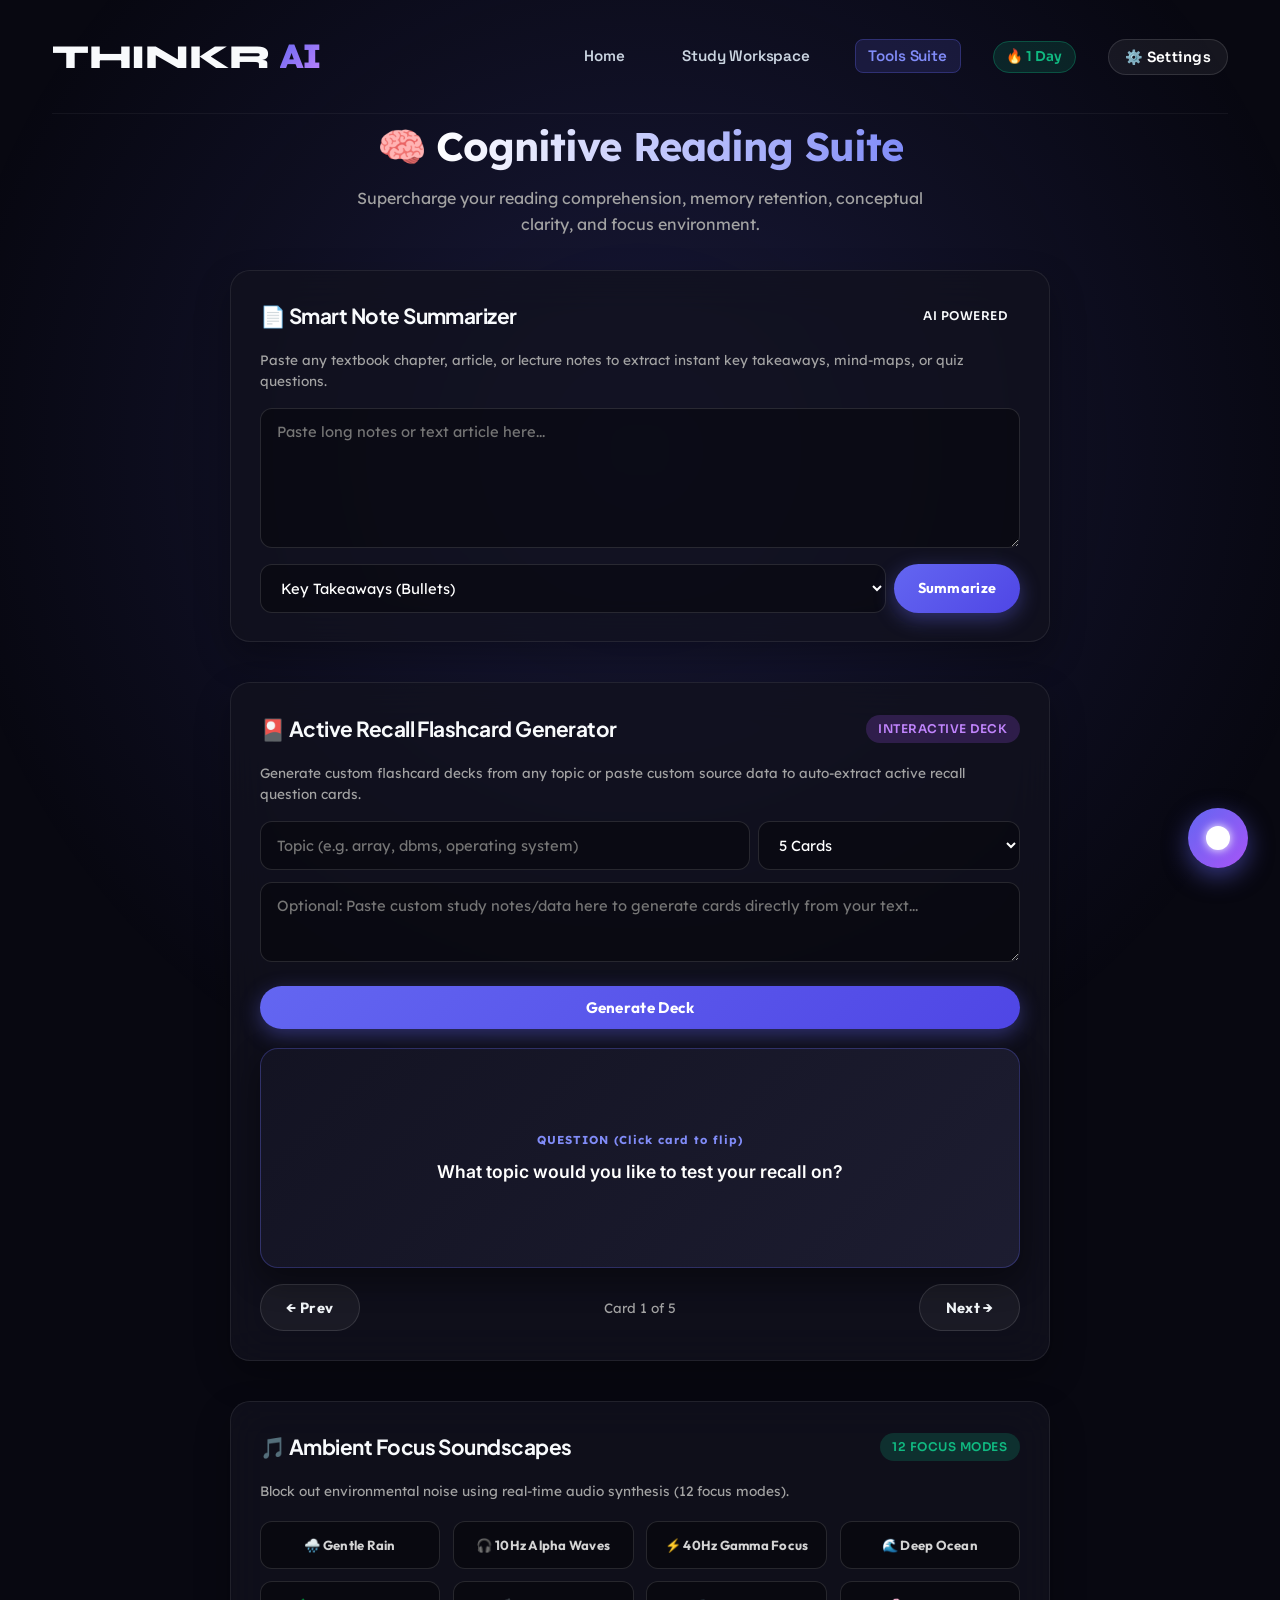
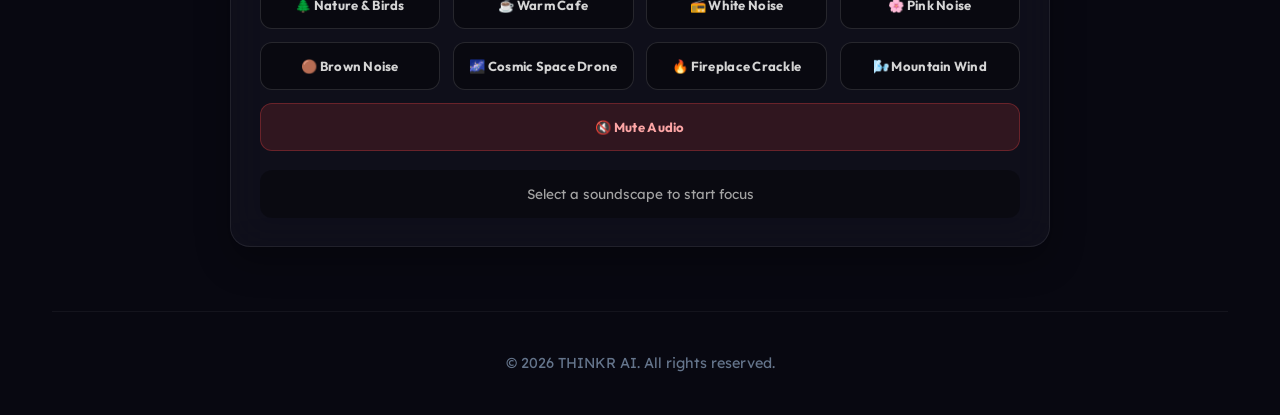
<file: templates/tools.html>
<!DOCTYPE html>
<html lang="en">
<head>
    <meta charset="UTF-8">
    <meta name="viewport" content="width=device-width, initial-scale=1.0">
    <title>Cognitive Tools Suite - THINKR AI</title>
    <link href="https://fonts.googleapis.com/css2?family=Inter:wght@300;400;600;700&display=swap" rel="stylesheet">
    <link rel="stylesheet" href="/static/style.css">
</head>
<body>
    <div class="glow-bg"></div>
    <div class="container">
        <header>
            <h1 class="logo"><a href="index.html" style="color: inherit; text-decoration: none;">THINKR <span class="accent">AI</span></a></h1>
            <nav>
                <ul>
                    <li><a href="index.html">Home</a></li>
                    <li><a href="study-plan.html">Study Workspace</a></li>
                    <li><a href="tools.html">Tools Suite</a></li>
                    <li><span class="streak-badge-display" style="padding: 0.4rem 0.8rem; background: rgba(16, 185, 129, 0.15); border: 1px solid rgba(16, 185, 129, 0.3); border-radius: 20px; color: #10b981; font-size: 0.85rem; font-weight: 700;">🔥 1 Day</span></li>
                    <li><button id="settingsBtn" class="settings-nav-btn" title="API Key & Settings">⚙️ Settings</button></li>
                </ul>
            </nav>
        </header>

        <main>
            <div style="margin-bottom: 2rem; text-align: center;">
                <h2 style="font-size: 2.5rem; display: flex; align-items: center; justify-content: center; gap: 0.6rem;">
                    <span style="-webkit-text-fill-color: initial; font-size: 2.5rem;">🧠</span>
                    <span style="background: linear-gradient(to right, #fff, #818cf8); -webkit-background-clip: text; -webkit-text-fill-color: transparent;">Cognitive Reading Suite</span>
                </h2>
                <p style="color: #a3a3a3; font-size: 1rem; max-width: 600px; margin: 0.5rem auto 0;">
                    Supercharge your reading comprehension, memory retention, conceptual clarity, and focus environment.
                </p>
            </div>

            <!-- Grid Layout for Tools -->
            <div class="tools-grid">
                <!-- Tool 1: Smart Reading & Note Summarizer -->
                <div class="card tool-card" id="summarizerCard">
                    <div style="display: flex; justify-content: space-between; align-items: center; margin-bottom: 1rem;">
                        <h3 style="font-size: 1.3rem; display: flex; align-items: center; gap: 0.5rem;">
                            📄 Smart Note Summarizer
                        </h3>
                        <span class="badge">AI Powered</span>
                    </div>
                    <p style="color: #a3a3a3; font-size: 0.85rem; margin-bottom: 1rem;">
                        Paste any textbook chapter, article, or lecture notes to extract instant key takeaways, mind-maps, or quiz questions.
                    </p>
                    <textarea id="summarizerInput" class="thought-textarea" style="height: 140px;" placeholder="Paste long notes or text article here..."></textarea>
                    
                    <div style="display: flex; gap: 0.5rem; margin-top: 1rem; flex-wrap: wrap;">
                        <select id="summaryFormat" class="form-select" style="flex: 1; min-width: 170px;">
                            <option value="key_takeaways">Key Takeaways (Bullets)</option>
                            <option value="executive">Executive Summary</option>
                            <option value="mindmap">Mind-Map Outline</option>
                            <option value="quiz">Active Recall Quiz Questions</option>
                        </select>
                        <button id="summarizeBtn" class="cta-button" style="padding: 0.7rem 1.5rem; font-size: 0.9rem;">Summarize</button>
                    </div>

                    <div id="summarizerResult" style="display: none; margin-top: 1.2rem;">
                        <div style="font-size: 0.85rem; color: #818cf8; font-weight: 700; margin-bottom: 0.5rem;">SUMMARY OUTPUT:</div>
                        <div id="summarizerContent" class="summarizer-output"></div>
                    </div>
                </div>

                <!-- Tool 2: Active Recall Flashcard Generator & Player -->
                <div class="card tool-card" id="flashcardCard">
                    <div style="display: flex; justify-content: space-between; align-items: center; margin-bottom: 1rem;">
                        <h3 style="font-size: 1.3rem; display: flex; align-items: center; gap: 0.5rem;">
                            🎴 Active Recall Flashcard Generator
                        </h3>
                        <span class="badge" style="background: rgba(168, 85, 247, 0.2); color: #c084fc;">Interactive Deck</span>
                    </div>
                    <p style="color: #a3a3a3; font-size: 0.85rem; margin-bottom: 1rem;">
                        Generate custom flashcard decks from any topic or paste custom source data to auto-extract active recall question cards.
                    </p>

                    <!-- Topic & Card Count controls -->
                    <div style="display: flex; gap: 0.5rem; margin-bottom: 0.8rem; flex-wrap: wrap;">
                        <input type="text" id="flashcardTopic" class="form-select" style="flex: 2; min-width: 170px;" placeholder="Topic (e.g. array, dbms, operating system)">
                        <select id="flashcardCount" class="form-select" style="flex: 1; min-width: 110px;" title="Select number of cards to generate">
                            <option value="2">2 Cards</option>
                            <option value="5" selected>5 Cards</option>
                            <option value="8">8 Cards</option>
                            <option value="10">10 Cards</option>
                            <option value="15">15 Cards</option>
                        </select>
                    </div>

                    <!-- Custom Data Input Area -->
                    <div style="margin-bottom: 1rem;">
                        <textarea id="flashcardSourceData" class="thought-textarea" style="height: 80px;" placeholder="Optional: Paste custom study notes/data here to generate cards directly from your text..."></textarea>
                    </div>

                    <button id="generateDeckBtn" class="cta-button" style="width: 100%; margin-bottom: 1.2rem; padding: 0.75rem; font-size: 0.95rem;">Generate Deck</button>

                    <!-- Flashcard Interactive Player -->
                    <div id="flashcardArea" style="display: block;">
                        <div class="flashcard-container" id="flashcardElement" title="Click card or press Spacebar to flip">
                            <div class="flashcard-inner" id="flashcardInner">
                                <div class="flashcard-front">
                                    <span class="flashcard-label">QUESTION (Click card to flip)</span>
                                    <div id="cardQuestion" class="flashcard-text">What topic would you like to test your recall on?</div>
                                </div>
                                <div class="flashcard-back">
                                    <span class="flashcard-label">ANSWER</span>
                                    <div id="cardAnswer" class="flashcard-text">Type any topic or paste custom text above and click "Generate Deck"!</div>
                                </div>
                            </div>
                        </div>

                        <div class="flashcard-controls">
                            <button id="prevCardBtn" class="secondary-btn">← Prev</button>
                            <span id="cardCounter" style="font-size: 0.85rem; color: #a3a3a3;">Card 1 of 5</span>
                            <button id="nextCardBtn" class="secondary-btn">Next →</button>
                        </div>
                    </div>
                </div>


                <!-- Tool 4: Ambient Focus Soundscape Generator -->
                <div class="card tool-card" id="soundscapesCard">
                    <div style="display: flex; justify-content: space-between; align-items: center; margin-bottom: 1rem;">
                        <h3 style="font-size: 1.3rem; display: flex; align-items: center; gap: 0.5rem;">
                            🎵 Ambient Focus Soundscapes
                        </h3>
                        <span id="audioStatusBadge" class="badge" style="background: rgba(16, 185, 129, 0.2); color: #10b981;">12 Focus Modes</span>
                    </div>
                    <p style="color: #a3a3a3; font-size: 0.85rem; margin-bottom: 1.2rem;">
                        Block out environmental noise using real-time audio synthesis (12 focus modes).
                    </p>

                    <div class="sound-controls-grid">
                        <button id="btnRainSound" class="sound-btn" data-sound="rain">🌧️ Gentle Rain</button>
                        <button id="btnBinauralSound" class="sound-btn" data-sound="binaural">🎧 10Hz Alpha Waves</button>
                        <button id="btnGammaSound" class="sound-btn" data-sound="gamma">⚡ 40Hz Gamma Focus</button>
                        <button id="btnOceanSound" class="sound-btn" data-sound="ocean">🌊 Deep Ocean</button>
                        <button id="btnForestSound" class="sound-btn" data-sound="forest">🌲 Nature & Birds</button>
                        <button id="btnCafeSound" class="sound-btn" data-sound="cafe">☕ Warm Cafe</button>
                        <button id="btnWhiteNoise" class="sound-btn" data-sound="white">📻 White Noise</button>
                        <button id="btnPinkNoise" class="sound-btn" data-sound="pink">🌸 Pink Noise</button>
                        <button id="btnBrownNoise" class="sound-btn" data-sound="brown">🟤 Brown Noise</button>
                        <button id="btnCosmicSound" class="sound-btn" data-sound="cosmic">🌌 Cosmic Space Drone</button>
                        <button id="btnFireSound" class="sound-btn" data-sound="fire">🔥 Fireplace Crackle</button>
                        <button id="btnWindSound" class="sound-btn" data-sound="wind">🌬️ Mountain Wind</button>
                        <button id="btnStopSound" class="sound-btn stop-sound-btn">🔇 Mute Audio</button>
                    </div>

                    <div style="margin-top: 1.2rem; text-align: center; padding: 0.8rem; background: rgba(0,0,0,0.3); border-radius: 12px;">
                        <p id="currentAudioText" style="font-size: 0.85rem; color: #a3a3a3;">Select a soundscape to start focus</p>
                    </div>
                </div>
            </div>
        </main>

        <footer>
            <p>&copy; 2026 THINKR AI. All rights reserved.</p>
        </footer>
    </div>

    <!-- Settings Modal -->
    <div id="settingsModal" class="modal-overlay">
        <div class="modal-card">
            <div class="modal-header">
                <h3>⚙️ THINKR Settings & API Key</h3>
                <button id="closeSettingsBtn" class="close-btn">&times;</button>
            </div>
            <div style="padding: 1.5rem;">
                <p style="font-size: 0.9rem; color: #a3a3a3; margin-bottom: 1rem;">
                    Configure your <strong>Google Gemini API Key</strong> to unlock live generative AI reasoning across the Chatbot, Note Summarizer, and Feynman Assistant.
                </p>
                <div class="form-group">
                    <label for="geminiApiKeyInput">Google Gemini API Key</label>
                    <input type="password" id="geminiApiKeyInput" placeholder="AIzaSy..." style="font-family: monospace;">
                </div>
                <div id="apiKeyStatus" style="font-size: 0.8rem; margin-bottom: 1.2rem;">Checking status...</div>

                <div style="display: flex; gap: 0.5rem; justify-content: flex-end; margin-top: 1rem;">
                    <button id="saveSettingsBtn" class="cta-button" style="padding: 0.6rem 1.5rem; font-size: 0.9rem;">Save Settings</button>
                </div>
            </div>
        </div>
    </div>

    <script src="/static/script.js"></script>
    <script>
        document.addEventListener('DOMContentLoaded', () => {
            // --- Smart Reading Summarizer Logic ---
            const summarizeBtn = document.getElementById('summarizeBtn');
            if (summarizeBtn) {
                summarizeBtn.addEventListener('click', async () => {
                    const input = document.getElementById('summarizerInput').value.trim();
                    const format = document.getElementById('summaryFormat').value;
                    const resultDiv = document.getElementById('summarizerResult');

                    if (!input) {
                        alert('Please paste some text or notes to summarize!');
                        return;
                    }

                    summarizeBtn.textContent = 'Analyzing...';
                    summarizeBtn.disabled = true;
                    resultDiv.style.display = 'block';
                    resultDiv.innerHTML = '<div style="color:#a3a3a3;">⚡ Condensing text...</div>';

                    const formatLabels = {
                        'key_takeaways': 'Key Takeaways (Bullets)',
                        'executive': 'Executive Summary',
                        'mindmap': 'Mind-Map Outline',
                        'quiz': 'Active Recall Quiz Questions'
                    };

                    try {
                        const prompt = `Summarize using format "${formatLabels[format] || format}".\n\nText:\n${input}`;
                        const responseText = await window.callGeminiAPI(prompt, `You are an expert reading summarizer. Use format: ${format}`);
                        resultDiv.innerHTML = `<h4 style="color:#818cf8; margin-bottom:0.5rem;">Summary Output</h4><div>${window.renderMarkdown(responseText)}</div>`;
                    } catch (err) {
                        console.error("Summarizer error:", err);
                    } finally {
                        summarizeBtn.textContent = 'Summarize';
                        summarizeBtn.disabled = false;
                    }
                });
            }

            // --- Active Recall Flashcards Deck Logic ---
            let currentDeck = [
                { q: "What topic would you like to test your recall on?", a: "Type any topic or paste custom text above and click Generate Deck!" },
                { q: "What is Active Recall?", a: "Testing your memory during learning (closing notes and recalling facts) rather than passively re-reading." },
                { q: "What is the Feynman Technique?", a: "A learning method where you explain a concept in simple terms as if teaching a beginner to spot knowledge gaps." },
                { q: "What is Spaced Repetition?", a: "Reviewing material at increasing time intervals (1d, 3d, 7d, 14d) to maximize long-term retention." },
                { q: "How do flashcards accelerate retention?", a: "By forcing your brain to actively retrieve information, strengthening neural connections." }
            ];
            let currentCardIndex = 0;
            let isFlipped = false;

            const flashcardElement = document.getElementById('flashcardElement');
            const flashcardInner = document.getElementById('flashcardInner');
            const cardQuestion = document.getElementById('cardQuestion');
            const cardAnswer = document.getElementById('cardAnswer');
            const cardCounter = document.getElementById('cardCounter');
            const flashcardArea = document.getElementById('flashcardArea');
            const flashcardTopicInput = document.getElementById('flashcardTopic');
            const flashcardCountInput = document.getElementById('flashcardCount');
            const flashcardSourceData = document.getElementById('flashcardSourceData');
            const generateDeckBtn = document.getElementById('generateDeckBtn');
            const prevCardBtn = document.getElementById('prevCardBtn');
            const nextCardBtn = document.getElementById('nextCardBtn');

            function toggleFlip() {
                isFlipped = !isFlipped;
                if (flashcardInner) {
                    if (isFlipped) {
                        flashcardInner.classList.add('flipped');
                    } else {
                        flashcardInner.classList.remove('flipped');
                    }
                }
            }

            if (flashcardElement) {
                flashcardElement.addEventListener('click', toggleFlip);
            }

            // Keyboard shortcut support (Left, Right, Space)
            document.addEventListener('keydown', (e) => {
                const activeTag = document.activeElement ? document.activeElement.tagName.toLowerCase() : "";
                if (activeTag === 'input' || activeTag === 'textarea') return;

                if (e.code === 'Space') {
                    e.preventDefault();
                    toggleFlip();
                } else if (e.code === 'ArrowLeft') {
                    if (prevCardBtn) prevCardBtn.click();
                } else if (e.code === 'ArrowRight') {
                    if (nextCardBtn) nextCardBtn.click();
                }
            });

            function showCard(index) {
                if (!currentDeck || currentDeck.length === 0) return;
                isFlipped = false;
                if (flashcardInner) flashcardInner.classList.remove('flipped');
                if (cardQuestion) cardQuestion.textContent = currentDeck[index].q;
                if (cardAnswer) cardAnswer.textContent = currentDeck[index].a;
                if (cardCounter) cardCounter.textContent = `Card ${index + 1} of ${currentDeck.length}`;
            }

            async function triggerGenerateDeck() {
                if (!generateDeckBtn) return;
                const topic = flashcardTopicInput ? flashcardTopicInput.value.trim() : "";
                const count = flashcardCountInput ? parseInt(flashcardCountInput.value, 10) : 5;
                const customData = flashcardSourceData ? flashcardSourceData.value.trim() : "";

                if (!topic && !customData) {
                    alert('Please enter a topic name or paste custom data!');
                    return;
                }

                generateDeckBtn.textContent = 'Generating Deck...';
                generateDeckBtn.disabled = true;

                let newDeck = null;

                try {
                    let prompt = `Generate ${count} Q&A flashcards for topic: "${topic || 'Custom Text'}". Return strictly valid JSON array of objects with "q" and "a" properties. Format: [{"q":"Question","a":"Answer"}]`;
                    if (customData) {
                        prompt += `\n\nSource Data:\n${customData}`;
                    }
                    const rawText = await window.callGeminiAPI(prompt, "Return ONLY valid JSON format array.");
                    const jsonMatch = rawText.match(/\[[\s\S]*\]/);
                    if (jsonMatch) {
                        const parsed = JSON.parse(jsonMatch[0]);
                        if (Array.isArray(parsed) && parsed.length > 0) {
                            newDeck = parsed.slice(0, count);
                        }
                    }
                } catch(e) {
                    console.warn("JSON parse fallback:", e);
                }

                if (!newDeck || newDeck.length === 0) {
                    newDeck = [
                        { q: `What is the fundamental definition of ${topic || 'Custom Concept'}?`, a: `${topic || 'This concept'} is a core structure used to organize information and solve problems.` }
                    ];
                }

                currentDeck = newDeck;
                generateDeckBtn.textContent = 'Generate Deck';
                generateDeckBtn.disabled = false;
                currentCardIndex = 0;
                showCard(0);
                if (flashcardArea) flashcardArea.style.display = 'block';
            }

            if (generateDeckBtn) generateDeckBtn.addEventListener('click', triggerGenerateDeck);

            if (flashcardTopicInput) {
                flashcardTopicInput.addEventListener('keypress', (e) => {
                    if (e.key === 'Enter') {
                        triggerGenerateDeck();
                    }
                });
            }

            if (prevCardBtn) {
                prevCardBtn.addEventListener('click', (e) => {
                    e.stopPropagation();
                    if (currentCardIndex > 0) {
                        currentCardIndex--;
                    } else {
                        currentCardIndex = currentDeck.length - 1;
                    }
                    showCard(currentCardIndex);
                });
            }

            if (nextCardBtn) {
                nextCardBtn.addEventListener('click', (e) => {
                    e.stopPropagation();
                    if (currentCardIndex < currentDeck.length - 1) {
                        currentCardIndex++;
                    } else {
                        currentCardIndex = 0;
                    }
                    showCard(currentCardIndex);
                });
            }

            // --- Feynman Technique Analysis ---
            const analyzeFeynmanBtn = document.getElementById('analyzeFeynmanBtn');
            if (analyzeFeynmanBtn) {
                analyzeFeynmanBtn.addEventListener('click', async () => {
                    const topic = document.getElementById('feynmanTopic').value.trim();
                    const exp = document.getElementById('feynmanExplanation').value.trim();
                    const resultDiv = document.getElementById('feynmanResult');

                    if (!topic || !exp) {
                        alert('Please enter both topic name and your explanation!');
                        return;
                    }

                    analyzeFeynmanBtn.textContent = 'Analyzing...';
                    analyzeFeynmanBtn.disabled = true;
                    resultDiv.style.display = 'block';
                    resultDiv.innerHTML = '<div style="color:#a3a3a3;">⚡ Evaluating clarity...</div>';

                    try {
                        const prompt = `Topic: "${topic}"\nExplanation: "${exp}"\nEvaluate this explanation based on the Feynman Technique. Point out: 1) Simplicity score (1-10), 2) Complex jargon detected, 3) Missing core concepts for "${topic}", 4) Suggested analogy to improve clarity.`;
                        const respText = await window.callGeminiAPI(prompt, "You are an expert Feynman Technique mentor.");
                        resultDiv.innerHTML = `<h4 style="color:#818cf8; margin-bottom:0.5rem;">Feynman Evaluation</h4><div>${window.renderMarkdown(respText)}</div>`;
                    } catch(e) {
                        console.error("Feynman error:", e);
                    } finally {
                        analyzeFeynmanBtn.textContent = 'Analyze Clarity & Gaps';
                        analyzeFeynmanBtn.disabled = false;
                    }
                });
            }

            // --- Ambient Sound Controls ---
            const currentAudioText = document.getElementById('currentAudioText');

            const soundActions = {
                'btnRainSound': () => { window.ambientAudio.playRain(); if(currentAudioText) currentAudioText.textContent = '🌧️ Playing: Gentle Rain Soundscape'; },
                'btnBinauralSound': () => { window.ambientAudio.playBinaural(); if(currentAudioText) currentAudioText.textContent = '🎧 Playing: 10Hz Alpha Focus Waves'; },
                'btnGammaSound': () => { window.ambientAudio.playGamma(); if(currentAudioText) currentAudioText.textContent = '⚡ Playing: 40Hz Gamma Focus Waves'; },
                'btnOceanSound': () => { window.ambientAudio.playOcean(); if(currentAudioText) currentAudioText.textContent = '🌊 Playing: Deep Ocean Waves'; },
                'btnForestSound': () => { window.ambientAudio.playForest(); if(currentAudioText) currentAudioText.textContent = '🌲 Playing: Nature & Forest Birds'; },
                'btnCafeSound': () => { window.ambientAudio.playCafe(); if(currentAudioText) currentAudioText.textContent = '☕ Playing: Warm Coffee Shop Ambience'; },
                'btnWhiteNoise': () => { window.ambientAudio.playWhiteNoise(); if(currentAudioText) currentAudioText.textContent = '📻 Playing: White Noise Spectrum'; },
                'btnPinkNoise': () => { window.ambientAudio.playPinkNoise(); if(currentAudioText) currentAudioText.textContent = '🌸 Playing: Warm Pink Noise'; },
                'btnBrownNoise': () => { window.ambientAudio.playBrownNoise(); if(currentAudioText) currentAudioText.textContent = '🟤 Playing: Deep Brown Noise'; },
                'btnCosmicSound': () => { window.ambientAudio.playCosmicDrone(); if(currentAudioText) currentAudioText.textContent = '🌌 Playing: Cosmic Space Drone'; },
                'btnFireSound': () => { window.ambientAudio.playFireplace(); if(currentAudioText) currentAudioText.textContent = '🔥 Playing: Fireplace Crackle'; },
                'btnWindSound': () => { window.ambientAudio.playWind(); if(currentAudioText) currentAudioText.textContent = '🌬️ Playing: Mountain Wind & Breeze'; },
                'btnStopSound': () => { window.ambientAudio.stopAll(); if(currentAudioText) currentAudioText.textContent = 'Select a soundscape to start focus'; }
            };

            Object.keys(soundActions).forEach(btnId => {
                const btn = document.getElementById(btnId);
                if (btn) {
                    btn.addEventListener('click', soundActions[btnId]);
                }
            });
        });
    </script>

    <!-- AI Agent Widget -->
    <div id="ai-agent-widget" class="ai-agent-widget">
        <div class="agent-chat-window" id="agentChatWindow">
            <div class="agent-header">
                <div class="agent-status-orb"></div>
                <span>THINKR Core</span>
                <button id="closeAgentBtn" class="close-btn">&times;</button>
            </div>
            <div class="agent-messages" id="agentMessages"></div>
            <div class="agent-input-area">
                <input type="text" id="agentInput" placeholder="Ask THINKR...">
                <button id="agentSendBtn">Send</button>
            </div>
        </div>
        <div class="agent-trigger" id="agentTrigger">
            <div class="agent-trigger-orb"></div>
        </div>
    </div>
</body>
</html>
</file>
<file: static/style.css>
@import url('https://fonts.googleapis.com/css2?family=Inter:wght@300;400;500;600;700&family=Lexend:wght@500;600;700;800&family=Outfit:wght@500;700;800&family=Plus+Jakarta+Sans:wght@500;600;700;800&family=Sora:wght@600;700;800&family=Space+Grotesk:wght@600;700&family=Syne:wght@700;800&display=swap');

:root {
    --bg-color: #080811;
    --text-color: #f8fafc;
    --accent-color: #6366f1;
    --accent-hover: #818cf8;
    --card-bg: rgba(18, 18, 30, 0.75);
    --border-color: rgba(255, 255, 255, 0.08);
}

html {
    scroll-behavior: smooth;
}

* {
    margin: 0;
    padding: 0;
    box-sizing: border-box;
}

body {
    font-family: 'Inter', -apple-system, BlinkMacSystemFont, 'Segoe UI', Roboto, sans-serif;
    background-color: var(--bg-color);
    color: var(--text-color);
    line-height: 1.6;
    overflow-x: hidden;
}

/* ==========================================================================
   6 DISTINCT CONCURRENT FONT ARCHITECTURE (Applied Across UI Elements)
   ========================================================================== */

/* 1. Website Logo & Brand Name -> Syne (Bold, artistic, high-impact branding) */
.logo, .logo a {
    font-family: 'Syne', sans-serif !important;
    font-weight: 800 !important;
    letter-spacing: -0.01em;
}

/* 2. Navigation Links -> Space Grotesk (Tech-forward computational font) */
nav a, .nav-item {
    font-family: 'Space Grotesk', sans-serif !important;
    font-weight: 600 !important;
    letter-spacing: -0.01em;
}

/* 3. Main Headings & Titles -> Plus Jakarta Sans (Silicon Valley tech font) */
h1, h2, h3, h4, .hero-title, .section-title, .timer-digits {
    font-family: 'Plus Jakarta Sans', sans-serif !important;
    letter-spacing: -0.025em;
}

/* 4. Body Descriptions & Paragraph Text -> Lexend (Cognitive reading & high legibility) */
p, label, .description, .thought-textarea, .form-group input, .form-select, span, td, th {
    font-family: 'Lexend', sans-serif !important;
}

/* 5. Interactive Buttons -> Outfit (Geometric high-energy button font) */
.cta-button, .secondary-btn, .icon-btn, .timer-preset-btn, .card-count-btn, .sr-rating-btn, button {
    font-family: 'Outfit', sans-serif !important;
    font-weight: 700 !important;
    letter-spacing: 0.02em;
}

/* 6. Settings Modal, Badges & Streaks -> Sora (High-precision ergonomic font) */
.settings-nav-btn, .badge, .streak-badge-display, .modal-card, .status-badge {
    font-family: 'Sora', sans-serif !important;
    font-weight: 600 !important;
}

/* ==========================================================================
   BUTTON & SCROLL MICRO-ANIMATIONS
   ========================================================================== */

@keyframes shimmerPulse {
    0% { box-shadow: 0 0 10px rgba(99, 102, 241, 0.3); }
    50% { box-shadow: 0 0 25px rgba(99, 102, 241, 0.75), 0 0 40px rgba(129, 140, 248, 0.3); }
    100% { box-shadow: 0 0 10px rgba(99, 102, 241, 0.3); }
}

.cta-button {
    transition: all 0.3s cubic-bezier(0.16, 1, 0.3, 1) !important;
    animation: shimmerPulse 3.5s infinite ease-in-out;
}

.cta-button:hover {
    transform: translateY(-3px) scale(1.02) !important;
    box-shadow: 0 12px 30px rgba(99, 102, 241, 0.5) !important;
}

.cta-button:active, .secondary-btn:active, button:active, .icon-btn:active {
    transform: scale(0.95) !important;
}

.secondary-btn, .icon-btn, .sound-btn {
    transition: all 0.25s cubic-bezier(0.16, 1, 0.3, 1) !important;
}

.secondary-btn:hover, .icon-btn:hover {
    transform: translateY(-2px) !important;
    box-shadow: 0 6px 18px rgba(99, 102, 241, 0.25) !important;
}

/* Scroll Reveal Animations */
.reveal-up {
    opacity: 0;
    transform: translateY(35px);
    transition: all 0.65s cubic-bezier(0.16, 1, 0.3, 1);
}

.reveal-up.active-reveal {
    opacity: 1;
    transform: translateY(0);
}




.glow-bg {
    position: fixed;
    top: -50%;
    left: -50%;
    width: 200%;
    height: 200%;
    background: radial-gradient(circle at center, rgba(99, 102, 241, 0.18) 0%, rgba(0,0,0,0) 45%);
    z-index: -1;
    animation: pulse 12s infinite alternate ease-in-out;
}

@keyframes pulse {
    0% { transform: scale(1) rotate(0deg); }
    100% { transform: scale(1.12) rotate(3deg); }
}

/* Animations */
@keyframes revealUp {
    from {
        opacity: 0;
        transform: translateY(30px);
    }
    to {
        opacity: 1;
        transform: translateY(0);
    }
}

@keyframes shimmerGlow {
    0% { background-position: -200% 0; }
    100% { background-position: 200% 0; }
}

.reveal-up {
    animation: revealUp 0.8s cubic-bezier(0.16, 1, 0.3, 1) forwards;
}

.container {
    max-width: 1240px;
    margin: 0 auto;
    padding: 0 2rem;
    min-height: 100vh;
    display: flex;
    flex-direction: column;
}

header {
    display: flex;
    justify-content: space-between;
    align-items: center;
    padding: 1.8rem 0;
    border-bottom: 1px solid rgba(255, 255, 255, 0.05);
}

.logo {
    font-size: 2.1rem;
    font-weight: 800;
    letter-spacing: -0.5px;
}

.accent {
    color: var(--accent-color);
    background: linear-gradient(135deg, #6366f1, #c084fc);
    -webkit-background-clip: text;
    -webkit-text-fill-color: transparent;
}

nav ul {
    list-style: none;
    display: flex;
    gap: 2rem;
    align-items: center;
}

nav a {
    color: #cbd5e1;
    text-decoration: none;
    font-weight: 500;
    font-size: 0.95rem;
    transition: all 0.25s ease;
    padding: 0.4rem 0.8rem;
    border-radius: 8px;
}

nav a:hover {
    color: #ffffff;
    background: rgba(255, 255, 255, 0.05);
}

nav a.nav-active {
    color: #818cf8;
    font-weight: 600;
    background: rgba(99, 102, 241, 0.15);
    border: 1px solid rgba(99, 102, 241, 0.3);
}

.settings-nav-btn {
    background: rgba(255, 255, 255, 0.06);
    border: 1px solid rgba(255, 255, 255, 0.12);
    color: #ffffff;
    padding: 0.5rem 1rem;
    border-radius: 20px;
    font-size: 0.88rem;
    cursor: pointer;
    transition: all 0.3s ease;
}

.settings-nav-btn:hover {
    background: rgba(99, 102, 241, 0.25);
    border-color: #6366f1;
    transform: translateY(-2px);
    box-shadow: 0 4px 15px rgba(99, 102, 241, 0.3);
}

.hero {
    flex: 1;
    display: flex;
    align-items: center;
    justify-content: space-between;
    gap: 4rem;
    margin-top: 2.5rem;
}

.hero-content {
    flex: 1;
}

.hero-content h2 {
    font-size: 3.8rem;
    font-weight: 800;
    line-height: 1.12;
    margin-bottom: 1.5rem;
    background: linear-gradient(to right, #ffffff, #a5b4fc, #c084fc);
    -webkit-background-clip: text;
    -webkit-text-fill-color: transparent;
}

.hero-content p {
    font-size: 1.15rem;
    color: #94a3b8;
    margin-bottom: 2.2rem;
    max-width: 500px;
    line-height: 1.65;
}

/* Button Animations & Physics */
.cta-button {
    background: linear-gradient(135deg, #6366f1, #4f46e5);
    color: white;
    border: none;
    padding: 0.9rem 2.2rem;
    font-size: 1rem;
    font-weight: 700;
    border-radius: 50px;
    cursor: pointer;
    transition: all 0.3s cubic-bezier(0.16, 1, 0.3, 1);
    box-shadow: 0 6px 20px rgba(99, 102, 241, 0.4);
    position: relative;
    overflow: hidden;
    display: inline-flex;
    align-items: center;
    justify-content: center;
    gap: 0.5rem;
}

.cta-button:hover {
    background: linear-gradient(135deg, #818cf8, #6366f1);
    transform: translateY(-3px) scale(1.02);
    box-shadow: 0 10px 30px rgba(99, 102, 241, 0.6);
}

.cta-button:active {
    transform: translateY(0) scale(0.97);
}

.secondary-btn {
    background: rgba(255, 255, 255, 0.05);
    border: 1px solid rgba(255, 255, 255, 0.12);
    color: #f1f5f9;
    padding: 0.8rem 1.6rem;
    border-radius: 30px;
    font-weight: 600;
    font-size: 0.92rem;
    cursor: pointer;
    transition: all 0.3s cubic-bezier(0.16, 1, 0.3, 1);
}

.secondary-btn:hover {
    background: rgba(99, 102, 241, 0.2);
    border-color: #818cf8;
    color: #ffffff;
    transform: translateY(-2px);
    box-shadow: 0 5px 18px rgba(0, 0, 0, 0.3);
}

.secondary-btn:active {
    transform: scale(0.96);
}

.interactive-element {
    flex: 1;
    display: flex;
    justify-content: center;
    align-items: center;
    position: relative;
}

.orb {
    width: 320px;
    height: 320px;
    border-radius: 50%;
    background: linear-gradient(135deg, var(--accent-color), #818cf8);
    filter: blur(50px);
    opacity: 0.5;
    animation: float 6s ease-in-out infinite;
    transition: all 0.3s ease;
}

@keyframes float {
    0% { transform: translateY(0px) scale(1); }
    50% { transform: translateY(-18px) scale(1.05); }
    100% { transform: translateY(0px) scale(1); }
}

footer {
    text-align: center;
    padding: 2.5rem 0;
    color: #64748b;
    font-size: 0.9rem;
    border-top: 1px solid rgba(255, 255, 255, 0.05);
    margin-top: 4rem;
}

/* Dashboard & Cards */
.dashboard-grid {
    display: grid;
    grid-template-columns: 1fr 2fr;
    gap: 2rem;
    margin-top: 2rem;
}

@media (max-width: 900px) {
    .dashboard-grid {
        grid-template-columns: 1fr;
    }
}

.card {
    background: var(--card-bg);
    backdrop-filter: blur(20px);
    border: 1px solid var(--border-color);
    border-radius: 20px;
    padding: 1.8rem;
    box-shadow: 0 15px 35px rgba(0, 0, 0, 0.3);
    transition: all 0.35s cubic-bezier(0.16, 1, 0.3, 1);
}

.card:hover {
    border-color: rgba(99, 102, 241, 0.35);
    box-shadow: 0 20px 45px rgba(0, 0, 0, 0.4), 0 0 20px rgba(99, 102, 241, 0.12);
}

/* Form Select & Inputs */
.form-select, .thought-textarea, .form-group input, input[type="text"], input[type="number"], input[type="time"], input[type="date"], input[type="password"] {
    width: 100%;
    box-sizing: border-box;
    padding: 0.8rem 1rem;
    background: rgba(0, 0, 0, 0.35);
    border: 1px solid rgba(255, 255, 255, 0.12);
    border-radius: 12px;
    color: #ffffff;
    font-size: 0.92rem;
    font-family: inherit;
    transition: all 0.25s ease;
    color-scheme: dark;
}

.form-select:focus, .thought-textarea:focus, .form-group input:focus, input:focus {
    outline: none;
    border-color: #818cf8;
    box-shadow: 0 0 15px rgba(99, 102, 241, 0.3);
    background: rgba(0, 0, 0, 0.5);
}

input[type="time"]::-webkit-calendar-picker-indicator,
input[type="date"]::-webkit-calendar-picker-indicator {
    filter: invert(1);
    cursor: pointer;
}


.badge {
    padding: 0.3rem 0.8rem;
    border-radius: 20px;
    font-size: 0.75rem;
    font-weight: 700;
    letter-spacing: 0.5px;
    text-transform: uppercase;
}

/* Live Focus Timer Clock Display */
.timer-display-container {
    text-align: center;
    background: rgba(0, 0, 0, 0.45);
    border: 1px solid rgba(99, 102, 241, 0.3);
    border-radius: 20px;
    padding: 2rem 1rem;
    margin: 1.2rem 0;
    box-shadow: inset 0 0 25px rgba(0, 0, 0, 0.6), 0 10px 25px rgba(0, 0, 0, 0.3);
    position: relative;
    overflow: hidden;
}

.timer-digits {
    font-size: 3.8rem;
    font-weight: 800;
    font-family: 'Outfit', monospace;
    letter-spacing: 2px;
    color: #ffffff;
    text-shadow: 0 0 25px rgba(99, 102, 241, 0.6);
    line-height: 1;
}

.timer-controls {
    display: flex;
    justify-content: center;
    align-items: center;
    gap: 0.8rem;
    margin-top: 1.2rem;
    flex-wrap: wrap;
}


/* Modals */
.modal-overlay {
    position: fixed;
    top: 0;
    left: 0;
    width: 100vw;
    height: 100vh;
    background: rgba(0, 0, 0, 0.75);
    backdrop-filter: blur(10px);
    z-index: 1000;
    display: flex;
    justify-content: center;
    align-items: center;
    opacity: 0;
    pointer-events: none;
    transition: all 0.3s ease;
}

.modal-overlay.active {
    opacity: 1;
    pointer-events: auto;
}

.modal-card {
    background: #0f101d;
    border: 1px solid rgba(99, 102, 241, 0.3);
    border-radius: 24px;
    width: 90%;
    max-width: 520px;
    box-shadow: 0 25px 60px rgba(0,0,0,0.6);
    transform: translateY(20px);
    transition: all 0.3s cubic-bezier(0.16, 1, 0.3, 1);
}

.modal-overlay.active .modal-card {
    transform: translateY(0);
}

.modal-header {
    padding: 1.2rem 1.5rem;
    border-bottom: 1px solid rgba(255, 255, 255, 0.08);
    display: flex;
    justify-content: space-between;
    align-items: center;
}

.close-btn {
    background: none;
    border: none;
    color: #94a3b8;
    font-size: 1.5rem;
    cursor: pointer;
    transition: color 0.2s;
}

.close-btn:hover {
    color: #ffffff;
}

/* Tools Grid Layout (Single Column) */
.tools-grid {
    display: flex;
    flex-direction: column;
    gap: 2.5rem;
    max-width: 820px;
    width: 100%;
    margin: 0 auto;
}

.tool-card {
    display: flex;
    flex-direction: column;
}

.summarizer-output {
    background: rgba(0, 0, 0, 0.4);
    border: 1px solid rgba(99, 102, 241, 0.25);
    border-radius: 14px;
    padding: 1.4rem;
    font-size: 0.92rem;
    line-height: 1.65;
    max-height: 400px;
    overflow-y: auto;
}

/* Flashcard Player */
.flashcard-container {
    perspective: 1000px;
    width: 100%;
    height: 220px;
    cursor: pointer;
    margin-bottom: 1rem;
}

.flashcard-inner {
    position: relative;
    width: 100%;
    height: 100%;
    transition: transform 0.6s cubic-bezier(0.4, 0, 0.2, 1);
    transform-style: preserve-3d;
}

.flashcard-inner.flipped {
    transform: rotateY(180deg);
}

.flashcard-front, .flashcard-back {
    position: absolute;
    width: 100%;
    height: 100%;
    backface-visibility: hidden;
    border-radius: 18px;
    padding: 1.8rem;
    display: flex;
    flex-direction: column;
    justify-content: center;
    align-items: center;
    text-align: center;
    box-shadow: 0 12px 30px rgba(0, 0, 0, 0.4);
}

.flashcard-front {
    background: linear-gradient(135deg, rgba(20, 20, 35, 0.95), rgba(30, 30, 50, 0.95));
    border: 1px solid rgba(99, 102, 241, 0.3);
}

.flashcard-back {
    background: linear-gradient(135deg, rgba(30, 27, 75, 0.95), rgba(49, 46, 129, 0.95));
    border: 1px solid rgba(168, 85, 247, 0.4);
    transform: rotateY(180deg);
}

.flashcard-label {
    font-size: 0.72rem;
    letter-spacing: 1px;
    color: #818cf8;
    font-weight: 700;
    margin-bottom: 0.6rem;
}

.flashcard-text {
    font-size: 1.1rem;
    font-weight: 600;
    color: #ffffff;
    line-height: 1.5;
}

.flashcard-controls {
    display: flex;
    justify-content: space-between;
    align-items: center;
    gap: 1rem;
}

/* Soundscapes Button Grid */
.sound-controls-grid {
    display: grid;
    grid-template-columns: repeat(auto-fill, minmax(150px, 1fr));
    gap: 0.8rem;
}

.sound-btn {
    background: rgba(0, 0, 0, 0.35);
    border: 1px solid rgba(255, 255, 255, 0.12);
    color: #d4d4d4;
    padding: 0.75rem 0.8rem;
    border-radius: 12px;
    font-size: 0.82rem;
    font-weight: 600;
    cursor: pointer;
    transition: all 0.25s ease;
    min-height: 48px;
    display: flex;
    align-items: center;
    justify-content: center;
    gap: 0.4rem;
}

.sound-btn:hover {
    background: rgba(99, 102, 241, 0.2);
    border-color: #818cf8;
    color: #ffffff;
    transform: translateY(-2px);
}

.sound-btn.active-sound {
    background: rgba(99, 102, 241, 0.35) !important;
    border-color: #818cf8 !important;
    color: #ffffff !important;
    box-shadow: 0 0 15px rgba(99, 102, 241, 0.4);
}

.stop-sound-btn {
    grid-column: 1 / -1;
    background: rgba(239, 68, 68, 0.15) !important;
    border-color: rgba(239, 68, 68, 0.3) !important;
    color: #fca5a5 !important;
}

.stop-sound-btn:hover {
    background: rgba(239, 68, 68, 0.3) !important;
}

/* Export Buttons & Icon Styling */
.export-actions {
    display: flex;
    gap: 0.5rem;
    flex-wrap: wrap;
}

.icon-btn {
    background: rgba(255, 255, 255, 0.06);
    border: 1px solid rgba(255, 255, 255, 0.12);
    color: #f1f5f9;
    padding: 0.45rem 0.9rem;
    border-radius: 10px;
    font-size: 0.82rem;
    font-weight: 600;
    cursor: pointer;
    transition: all 0.25s cubic-bezier(0.16, 1, 0.3, 1);
    display: inline-flex;
    align-items: center;
    gap: 0.4rem;
}

.icon-btn:hover {
    background: rgba(99, 102, 241, 0.25);
    border-color: #818cf8;
    color: #ffffff;
    transform: translateY(-2px);
    box-shadow: 0 4px 12px rgba(99, 102, 241, 0.3);
}

/* Roadmap Progress Bar */
.progress-container {
    margin-top: 1rem;
    margin-bottom: 1.5rem;
    background: rgba(0,0,0,0.3);
    padding: 1rem 1.2rem;
    border-radius: 14px;
    border: 1px solid rgba(255,255,255,0.06);
}

.progress-bar-bg {
    width: 100%;
    height: 10px;
    background: rgba(0, 0, 0, 0.5);
    border: 1px solid rgba(255, 255, 255, 0.1);
    border-radius: 10px;
    overflow: hidden;
}

.progress-bar-fill {
    height: 100%;
    background: linear-gradient(90deg, #6366f1, #10b981);
    border-radius: 10px;
    transition: width 0.4s cubic-bezier(0.16, 1, 0.3, 1);
    box-shadow: 0 0 12px rgba(16, 185, 129, 0.5);
}

/* Roadmap Timeline Items */
.timeline-item {
    background: rgba(0, 0, 0, 0.35);
    border: 1px solid rgba(99, 102, 241, 0.2);
    border-left: 4px solid #6366f1;
    border-radius: 14px;
    padding: 1.2rem 1.4rem;
    margin-bottom: 1rem;
    transition: all 0.25s ease;
}

.timeline-item:hover {
    background: rgba(99, 102, 241, 0.08);
    border-color: rgba(99, 102, 241, 0.4);
    transform: translateX(4px);
}

.timeline-time {
    font-size: 0.78rem;
    color: #818cf8;
    font-weight: 700;
    letter-spacing: 0.5px;
    text-transform: uppercase;
    margin-bottom: 0.4rem;
}

.timeline-content h4 {
    font-size: 1.15rem;
    font-weight: 700;
    color: #ffffff;
    text-transform: capitalize;
}

/* Rest & Break Block Styling */
.rest-block {
    background: rgba(245, 158, 11, 0.05);
    border: 1px dashed rgba(245, 158, 11, 0.25);
    border-left: 4px solid #f59e0b;
    border-radius: 12px;
    padding: 0.9rem 1.2rem;
    margin-bottom: 1rem;
    color: #f59e0b;
    font-size: 0.88rem;
    font-weight: 600;
    display: flex;
    align-items: center;
    gap: 0.6rem;
}

/* Checkbox Custom Styling */
.task-checkbox {
    width: 20px !important;
    height: 20px !important;
    accent-color: #6366f1;
    cursor: pointer;
    margin: 0;
}


/* Chatbot Floating Widget */
.ai-agent-widget {
    position: fixed;
    bottom: 2rem;
    right: 2rem;
    z-index: 999;
}

.agent-trigger {
    width: 60px;
    height: 60px;
    border-radius: 50%;
    background: linear-gradient(135deg, #6366f1, #a855f7);
    display: flex;
    justify-content: center;
    align-items: center;
    cursor: pointer;
    box-shadow: 0 8px 25px rgba(99, 102, 241, 0.5);
    transition: all 0.3s cubic-bezier(0.16, 1, 0.3, 1);
}

.agent-trigger:hover {
    transform: scale(1.08) translateY(-2px);
    box-shadow: 0 12px 35px rgba(99, 102, 241, 0.7);
}

.agent-trigger-orb {
    width: 24px;
    height: 24px;
    border-radius: 50%;
    background: white;
    box-shadow: 0 0 10px white;
}

.agent-chat-window {
    position: fixed;
    bottom: 5.5rem;
    right: 2rem;
    width: 380px;
    height: 520px;
    background: #0f101d;
    border: 1px solid rgba(99, 102, 241, 0.35);
    border-radius: 24px;
    display: flex;
    flex-direction: column;
    box-shadow: 0 25px 60px rgba(0, 0, 0, 0.6);
    opacity: 0;
    pointer-events: none;
    transform: translateY(20px) scale(0.95);
    transition: all 0.3s cubic-bezier(0.16, 1, 0.3, 1);
    z-index: 1000;
}

.agent-chat-window.active {
    opacity: 1;
    pointer-events: auto;
    transform: translateY(0) scale(1);
}

.agent-header {
    padding: 1rem 1.2rem;
    border-bottom: 1px solid rgba(255, 255, 255, 0.08);
    display: flex;
    align-items: center;
    gap: 0.8rem;
    font-weight: 700;
}

.agent-status-orb {
    width: 10px;
    height: 10px;
    border-radius: 50%;
    background: #10b981;
    box-shadow: 0 0 8px #10b981;
}

.agent-messages {
    flex: 1;
    padding: 1.2rem;
    overflow-y: auto;
    display: flex;
    flex-direction: column;
    gap: 0.8rem;
    font-size: 0.88rem;
}

.agent-message {
    background: rgba(255, 255, 255, 0.05);
    border: 1px solid rgba(255, 255, 255, 0.08);
    padding: 0.8rem 1rem;
    border-radius: 14px;
    border-top-left-radius: 2px;
    line-height: 1.55;
    max-width: 88%;
}

.agent-input-area {
    padding: 1rem;
    border-top: 1px solid rgba(255, 255, 255, 0.08);
    display: flex;
    gap: 0.5rem;
}

.agent-input-area input {
    flex: 1;
    padding: 0.6rem 0.9rem;
    background: rgba(0, 0, 0, 0.3);
    border: 1px solid rgba(255, 255, 255, 0.12);
    border-radius: 20px;
    color: white;
    font-size: 0.88rem;
}

.agent-input-area button {
    background: #6366f1;
    color: white;
    border: none;
    padding: 0.6rem 1.2rem;
    border-radius: 20px;
    font-weight: 600;
    cursor: pointer;
}

/* Light Theme Overrides */
body.light-theme {
    --bg-color: #f8fafc;
    --text-color: #0f172a;
    --card-bg: rgba(255, 255, 255, 0.95);
    --border-color: rgba(0, 0, 0, 0.1);
    background-color: #f8fafc;
    color: #0f172a;
}

body.light-theme .glow-bg {
    background: radial-gradient(circle at center, rgba(99, 102, 241, 0.12) 0%, rgba(248,250,252,0) 50%);
}

body.light-theme .card,
body.light-theme .home-section-card,
body.light-theme .home-card {
    background: #ffffff;
    border-color: rgba(99, 102, 241, 0.2);
    box-shadow: 0 10px 30px rgba(0, 0, 0, 0.08);
}

body.light-theme .hero-content h2 {
    background: linear-gradient(to right, #0f172a, #4f46e5);
    -webkit-background-clip: text;
    -webkit-text-fill-color: transparent;
}

body.light-theme nav a {
    color: #475569;
}

body.light-theme nav a:hover {
    color: #0f172a;
    background: rgba(0, 0, 0, 0.05);
}

body.light-theme .form-select,
body.light-theme .thought-textarea,
body.light-theme input {
    background: #ffffff;
    border-color: rgba(0, 0, 0, 0.18);
    color: #0f172a;
    color-scheme: light;
}

body.light-theme .home-timer-circle,
body.light-theme .timer-display-container {
    background: #f1f5f9;
    border-color: rgba(99, 102, 241, 0.3);
}

body.light-theme .timer-digits {
    color: #0f172a;
    text-shadow: none;
}

/* Exam SVG Circular Progress Meter */
.quota-ring-container {
    position: relative;
    width: 140px;
    height: 140px;
    margin: 1rem auto;
}

.quota-ring-svg {
    transform: rotate(-90deg);
}

.quota-ring-bg {
    fill: none;
    stroke: rgba(255, 255, 255, 0.08);
    stroke-width: 10;
}

.quota-ring-fill {
    fill: none;
    stroke: #818cf8;
    stroke-width: 10;
    stroke-dasharray: 345;
    stroke-dashoffset: 345;
    transition: stroke-dashoffset 0.8s cubic-bezier(0.16, 1, 0.3, 1);
    stroke-linecap: round;
}

.quota-ring-text {
    position: absolute;
    top: 50%;
    left: 50%;
    transform: translate(-50%, -50%);
    text-align: center;
}

/* Guided Breathing Circle Animation */
@keyframes breathePulse {
    0% { transform: scale(0.85); opacity: 0.6; box-shadow: 0 0 15px rgba(99, 102, 241, 0.3); }
    33% { transform: scale(1.15); opacity: 1; box-shadow: 0 0 40px rgba(99, 102, 241, 0.7); }
    66% { transform: scale(1.15); opacity: 0.9; box-shadow: 0 0 40px rgba(16, 185, 129, 0.7); }
    100% { transform: scale(0.85); opacity: 0.6; box-shadow: 0 0 15px rgba(99, 102, 241, 0.3); }
}

.breathing-circle {
    width: 130px;
    height: 130px;
    border-radius: 50%;
    background: linear-gradient(135deg, rgba(99, 102, 241, 0.4), rgba(16, 185, 129, 0.4));
    border: 3px solid #818cf8;
    display: flex;
    flex-direction: column;
    align-items: center;
    justify-content: center;
    margin: 1.2rem auto;
    animation: breathePulse 19s infinite ease-in-out;
}
</file>
